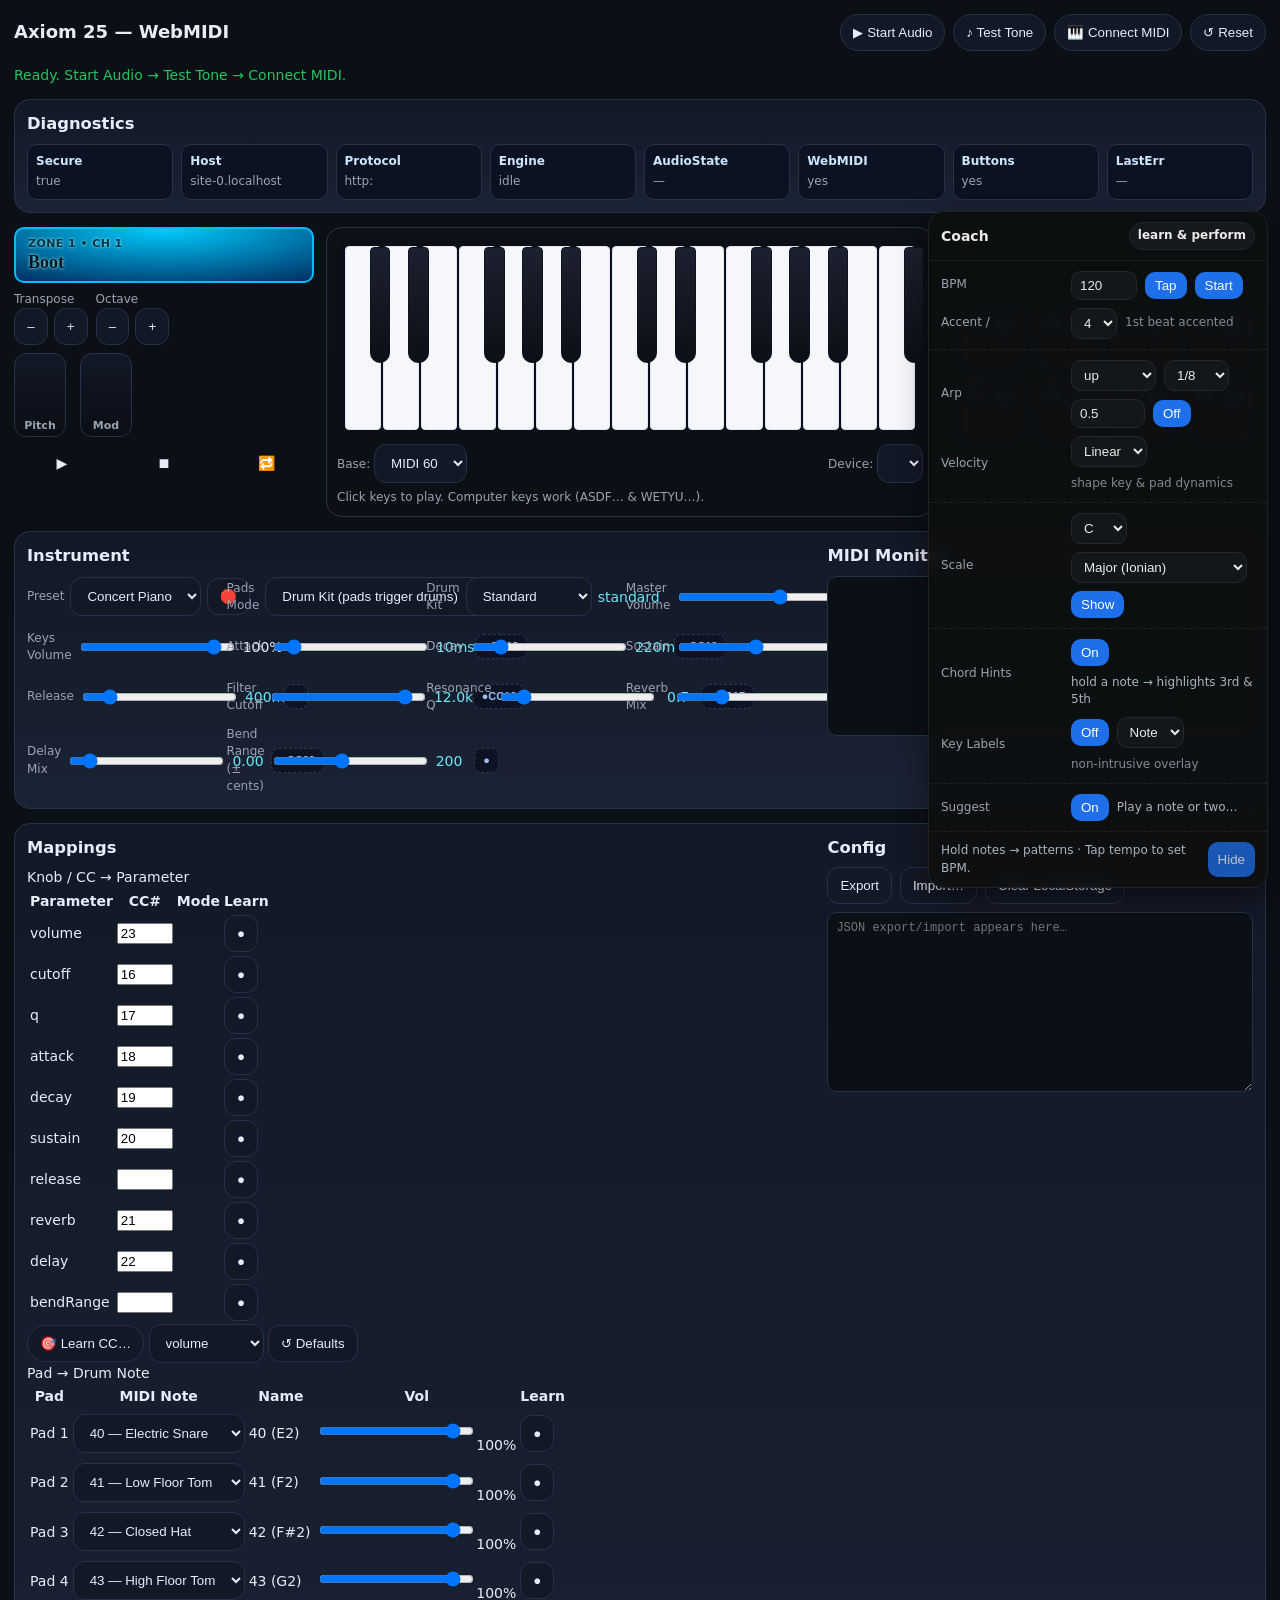
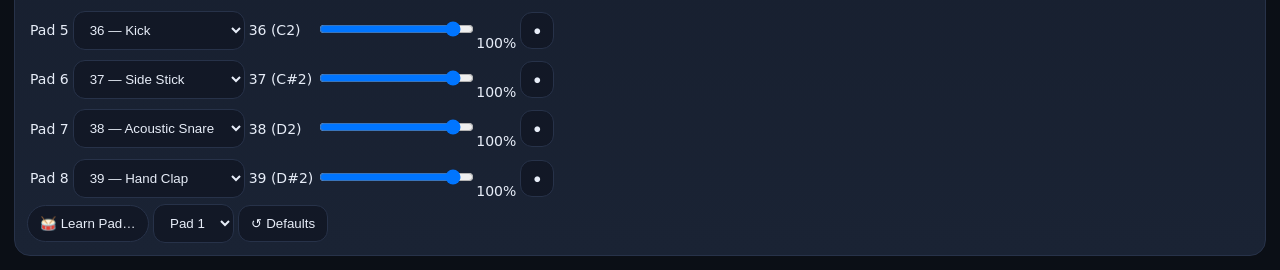
<file: index.html>
<!DOCTYPE html>
<html lang="en">
<head>
  <meta charset="utf-8" />
  <meta name="viewport" content="width=device-width, initial-scale=1" />
  <title>Axiom 25 — WebMIDI (v18)</title>
  <link rel="stylesheet" href="css/styles.css" />
</head>
<body>
  <div class="wrap">
    <div class="top">
      <div class="title">Axiom 25 — WebMIDI</div>
      <button id="startBtn" class="pill">▶ Start Audio</button>
      <button id="testBtn" class="pill">♪ Test Tone</button>
      <button id="midiBtn" class="pill">🎹 Connect MIDI</button>
      <button id="resetBtn" class="pill">↺ Reset</button>
    </div>

    <div id="status" class="status">Engine idle. Click Start Audio.</div>

    <div class="card">
      <h3 style="margin:0 0 8px">Diagnostics</h3>
      <div id="diag" class="diag"></div>
    </div>

    <div class="device">
      <div class="left">
        <div class="lcd" id="lcd"><small>ZONE 1 • CH 1</small>Boot</div>
        <div class="row">
          <div>
            <div class="status small">Transpose</div>
            <div class="rocker"><button id="tDown">–</button><button id="tUp">+</button></div>
          </div>
          <div>
            <div class="status small">Octave</div>
            <div class="rocker"><button id="oDown">–</button><button id="oUp">+</button></div>
          </div>
        </div>
        <div class="wheels">
          <div class="wheel"><div class="wlabel">Pitch</div></div>
          <div class="wheel"><div class="wlabel">Mod</div></div>
        </div>
        <div class="transport"><div class="tbtn" id="play">▶</div><div class="tbtn" id="stop">⏹</div><div class="tbtn" id="loop">🔁</div></div>
      </div>

      <div class="keysWrap">
        <div id="kb" class="kb"></div>
        <div class="legend"><span>Base: <select id="baseNote"></select></span><span>Device: <select id="midiIn"></select></span></div>
        <div class="legend">Click keys to play. Computer keys work (ASDF… & WETYU…).</div>
      </div>

      <div class="right">
        <div class="knobs" id="knobs"></div>
        <div class="padsWrap"><div class="pads" id="pads"></div></div>
      </div>
    </div>

    <div class="card twoCols">
      <div>
        <h3 style="margin:0 0 8px">Instrument</h3>
        <div class="controls">
          <div class="control"><label>Preset</label>
            <select id="preset"></select>
            <button id="panic">🛑</button>
          </div>
          <div class="control"><label>Pads Mode</label>
            <select id="padMode">
              <option value="drum">Drum Kit (pads trigger drums)</option>
              <option value="instrument">Instrument Notes (use preset)</option>
              <option value="off">Off (pads inactive)</option>
            </select>
            <div class="val" id="padModeVal"></div>
          </div>
          <div class="control" id="drumKitRow"><label>Drum Kit</label>
            <select id="drumKit">
              <option value="standard">Standard</option>
              <option value="808">808‑ish</option>
              <option value="electro">Electro/Noise</option>
              <option value="room">Roomy</option>
            </select>
            <div class="val" id="drumKitVal"></div>
          </div>
          <div class="control"><label>Master Volume</label><input id="volume" type="range" min="-36" max="6" step="1" value="-6"><div id="volumeVal" class="val">-6dB</div></div>
          <div class="control"><label>Attack</label><input id="attack" type="range" min="0" max="2000" step="10" value="20"><div id="attackVal" class="val">20ms</div></div>
          <div class="control"><label>Decay</label><input id="decay" type="range" min="0" max="3000" step="10" value="200"><div id="decayVal" class="val">200ms</div></div>
          <div class="control"><label>Sustain</label><input id="sustain" type="range" min="0" max="1" step="0.01" value="0.6"><div id="sustainVal" class="val">0.60</div></div>
          <div class="control"><label>Release</label><input id="release" type="range" min="10" max="6000" step="10" value="400"><div id="releaseVal" class="val">400ms</div></div>
          <div class="control"><label>Filter Cutoff</label><input id="cutoff" type="range" min="150" max="12000" step="1" value="4500"><div id="cutoffVal" class="val">4.5k</div></div>
          <div class="control"><label>Resonance Q</label><input id="q" type="range" min="0.2" max="18" step="0.1" value="0.8"><div id="qVal" class="val">0.8</div></div>
          <div class="control"><label>Reverb Mix</label><input id="reverb" type="range" min="0" max="1" step="0.01" value="0.25"><div id="reverbVal" class="val">0.25</div></div>
          <div class="control"><label>Delay Mix</label><input id="delay" type="range" min="0" max="1" step="0.01" value="0.12"><div id="delayVal" class="val">0.12</div></div>
          <div class="control"><label>Bend Range (± cents)</label><input id="bendRange" type="range" min="50" max="400" step="10" value="200"><div id="bendRangeVal" class="val">200</div></div>
        </div>
      </div>
      <div>
        <h3 style="margin:0 0 8px">MIDI Monitor</h3>
        <div id="log" class="log"></div>
      </div>
    </div>

    <div class="card twoCols">
      <div>
        <h3 style="margin:0 0 8px">Mappings</h3>
        <div id="mapUI">
          <div class="mapSection">
            <div class="mapTitle">Knob / CC → Parameter</div>
            <table class="mapTable" id="ccTable"></table>
            <div class="mapActions">
              <button id="ccLearnBtn" class="pill">🎯 Learn CC…</button>
              <select id="ccLearnParam"></select>
              <button id="ccReset" title="Reset to Axiom K1..K8 (16..23)">↺ Defaults</button>
            </div>
          </div>
          <div class="mapSection">
            <div class="mapTitle">Pad → Drum Note</div>
            <table class="mapTable" id="padTable"></table>
            <div class="mapActions">
              <button id="padLearnBtn" class="pill">🥁 Learn Pad…</button>
              <select id="padIndex"></select>
              <button id="padReset">↺ Defaults</button>
            </div>
          </div>
        </div>
      </div>
      <div>
        <h3 style="margin:0 0 8px">Config</h3>
        <div style="display:grid; gap:8px">
          <div style="display:flex;gap:8px;flex-wrap:wrap">
            <button id="exportBtn">Export</button>
            <button id="importBtn">Import…</button>
            <button id="clearBtn">Clear LocalStorage</button>
          </div>
          <textarea id="pastebox" class="log" style="height:180px" placeholder="JSON export/import appears here…"></textarea>
        </div>
      </div>
    </div>
  </div>

  <script type="module" src="src/app.js" defer></script>
</body>
</html>
</file>
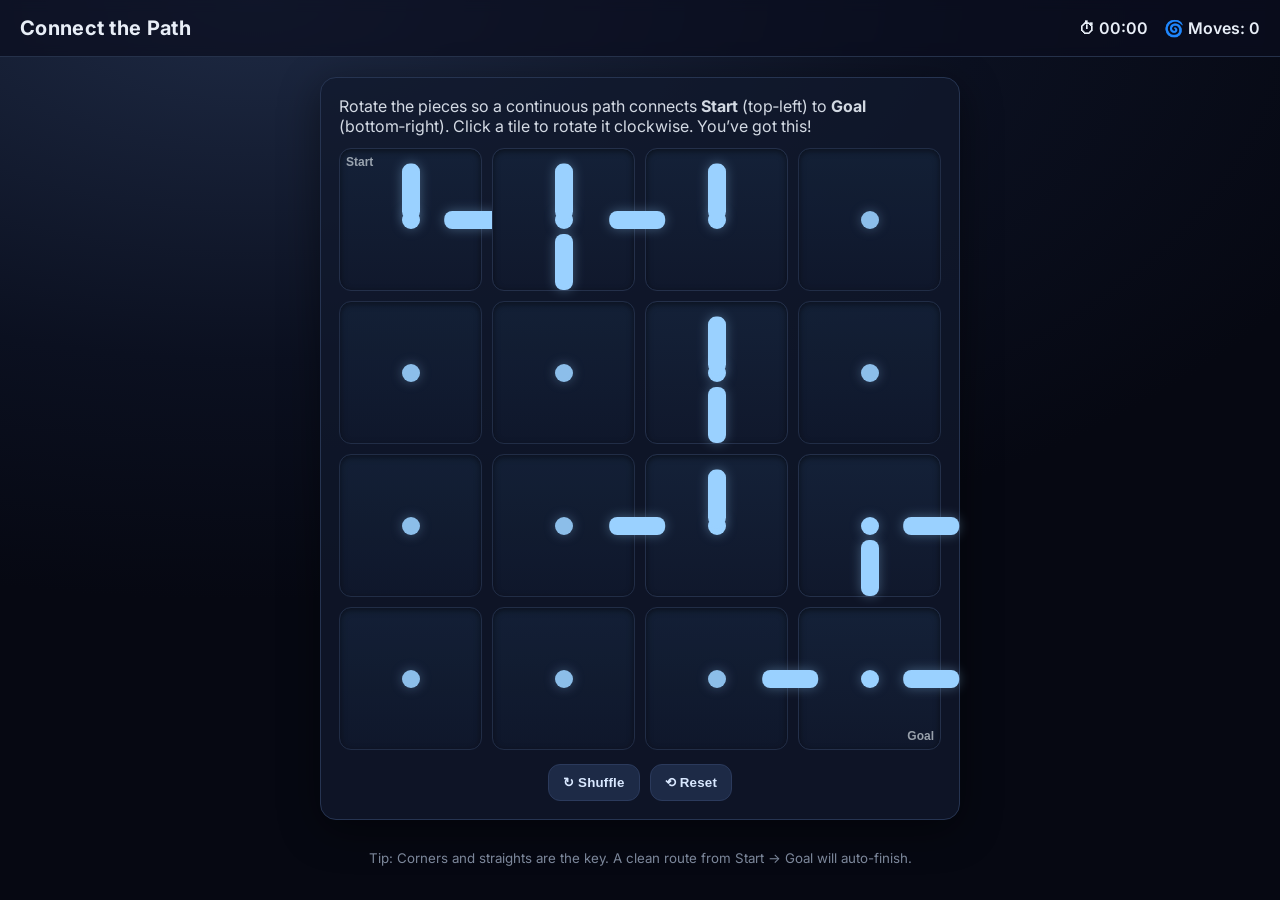
<file: aunty-puzzle/index.html>
<!DOCTYPE html>
<html lang="en">
<head>
  <meta charset="UTF-8" />
  <meta name="viewport" content="width=device-width, initial-scale=1.0"/>
  <title>Puzzle — Connect the Path</title>
  <link rel="preconnect" href="https://fonts.googleapis.com">
  <link rel="preconnect" href="https://fonts.gstatic.com" crossorigin>
  <link href="https://fonts.googleapis.com/css2?family=Inter:wght@400;600;800&display=swap" rel="stylesheet">
  <link rel="stylesheet" href="style.css"/>
</head>
<body>
  <header class="topbar">
    <h1>Connect the Path</h1>
    <div class="meta">
      <div>⏱ <span id="timer">00:00</span></div>
      <div>🌀 Moves: <span id="moves">0</span></div>
    </div>
  </header>

  <main class="wrap">
    <section class="panel">
      <p class="instructions">
        Rotate the pieces so a continuous path connects <strong>Start</strong> (top‑left) to <strong>Goal</strong> (bottom‑right).
        Click a tile to rotate it clockwise. You’ve got this!
      </p>

      <div id="grid" class="grid" role="grid" aria-label="Pipe rotation puzzle grid"></div>

      <div class="controls">
        <button id="shuffleBtn" class="btn">↻ Shuffle</button>
        <button id="resetBtn" class="btn">⟲ Reset</button>
      </div>
    </section>
  </main>

  <footer class="foot">
    <small>Tip: Corners and straights are the key. A clean route from Start → Goal will auto-finish.</small>
  </footer>

  <script src="game.js"></script>
</body>
</html>
</file>
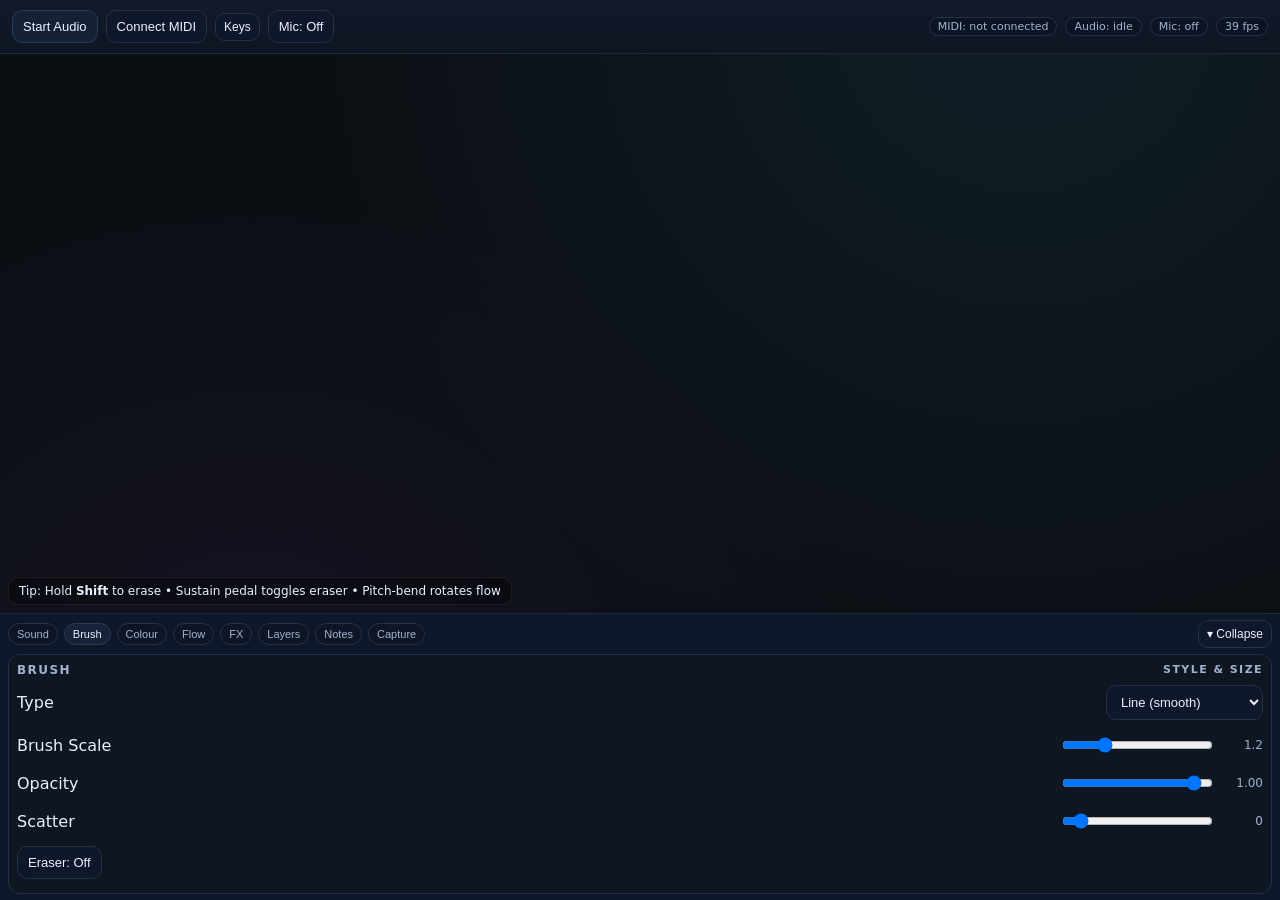
<file: music-painter/index.html>
<!doctype html>
<html lang="en">
<head>
  <meta charset="utf-8" />
  <meta name="viewport" content="width=device-width, initial-scale=1, maximum-scale=1, user-scalable=no" />
  <title>Music-Painter — MIDI + Keyboard</title>
  <link rel="stylesheet" href="css/app.css" />
</head>
<body>
  <div class="app">
    <!-- Top control bar -->
    <div class="topbar">
      <button id="btnStartAudio" class="primary" title="Required by browsers to start sound">Start Audio</button>
      <button id="btnConnectMIDI" title="Connect your MIDI keyboard">Connect MIDI</button>
      <button id="btnKeys" class="tiny" title="Show computer keyboard mapping">Keys</button>
      <!-- Replaced HARD PANIC with a Mic toggle button -->
      <button id="btnMicTop" title="Toggle the microphone (voice → paint)">Mic: Off</button>
      <span class="spacer"></span>
      <span class="pill" id="midiStatus">MIDI: not connected</span>
      <span class="pill" id="audioStatus">Audio: idle</span>
      <span class="pill off" id="micStatus">Mic: off</span>
      <span class="pill" id="fps">0 fps</span>
      <span class="pill" id="recBadge" style="display:none;background:#3c0b0b;border-color:#8a1e1e;color:#ffbdbd;">REC ●</span>
      <div id="keysPop" class="popover"></div>
    </div>

    <!-- Stage -->
    <div id="stageWrap">
      <canvas id="fxCanvas"></canvas>
      <footer class="tip">Tip: Hold <b>Shift</b> to erase • Sustain pedal toggles eraser • Pitch-bend rotates flow</footer>
    </div>

    <!-- Bottom dock (controls) -->
    <div class="dock" id="dock">
      <div class="tabs" id="tabs"></div>
      <div class="sections">
        <!-- Brush -->
        <div class="section" id="secBrush">
          <h2>Brush <span class="hint">Style & size</span></h2>
          <div class="row split"><label class="muted">Type</label>
            <select id="brushType">
              <option value="line" selected>Line (smooth)</option>
              <option value="particles">Particles (spray)</option>
              <option value="blocks">Blocks (square trail)</option>
              <option value="glow">Glow Ink (additive)</option>
            </select>
          </div>
          <div class="rangeRow">
            <label class="muted">Brush Scale</label>
            <input type="range" id="brushScale" min="0.2" max="5" step="0.1" value="1.2">
            <output class="value" id="brushScaleVal">1.2</output>
          </div>
          <div class="rangeRow">
            <label class="muted">Opacity</label>
            <input type="range" id="opacity" min="0.05" max="1" step="0.05" value="1">
            <output class="value" id="opacityVal">1.00</output>
          </div>
          <div class="rangeRow">
            <label class="muted">Scatter</label>
            <input type="range" id="scatter" min="0" max="60" step="1" value="0">
            <output class="value" id="scatterVal">0</output>
          </div>
          <div class="row">
            <button id="btnEraser">Eraser: Off</button>
          </div>
        </div>

        <!-- Colour -->
        <div class="section" id="secColour">
          <h2>Colour <span class="hint">Pick or auto-map</span></h2>
          <div class="row split">
            <label class="muted">Mode</label>
            <select id="colorMode">
              <option value="auto" selected>Auto (Pitch→Hue)</option>
              <option value="fixed">Fixed Colour</option>
              <option value="offset">Auto + Hue Offset</option>
              <option value="vel">Velocity → Hue Shift</option>
            </select>
          </div>
          <div class="row split">
            <label class="muted">Pick</label>
            <input id="colorPick" type="color" value="#7c3aed">
          </div>
          <div class="rangeRow">
            <label class="muted">Hue Offset</label>
            <input id="hueOffset" type="range" min="-180" max="180" step="1" value="0">
            <output class="value" id="hueOffsetVal">0</output>
          </div>
          <div class="rangeRow">
            <label class="muted">Saturation</label>
            <input id="sat" type="range" min="0" max="100" step="1" value="85">
            <output class="value" id="satVal">85</output>
          </div>
          <div class="rangeRow">
            <label class="muted">Lightness</label>
            <input id="light" type="range" min="0" max="100" step="1" value="60">
            <output class="value" id="lightVal">60</output>
          </div>
          <div class="row split">
            <label class="muted">Palette Preset</label>
            <select id="palette">
              <option value="none" selected>—</option>
              <option value="ocean">Ocean</option>
              <option value="sunset">Sunset</option>
              <option value="neon">Neon</option>
              <option value="mono">Monochrome</option>
            </select>
          </div>
        </div>

        <!-- Flow -->
        <div class="section" id="secFlow">
          <h2>Flow <span class="hint">How notes steer</span></h2>
          <div id="flowPop" class="popover small" style="display:none"></div>
          <div class="row"><button id="btnFlowHelp" class="tiny">Flow help</button></div>
          <div class="row split">
            <label class="muted">Mode</label>
            <select id="flowMode">
              <option value="balanced" selected>Balanced</option>
              <option value="harmonic">Harmonic</option>
              <option value="melodic">Melodic Memory</option>
            </select>
          </div>
          <div class="rangeRow">
            <label class="muted" title="Higher = smoother long arcs">Smoothness</label>
            <input id="flowSmooth" type="range" min="0" max="1" step="0.05" value="0.6">
            <output class="value" id="flowSmoothVal">0.60</output>
          </div>
          <div class="rangeRow">
            <label class="muted" title="Higher = less jitter for consonant chords">Consonance Bias</label>
            <input id="consBias" type="range" min="0" max="1" step="0.05" value="0.6">
            <output class="value" id="consBiasVal">0.60</output>
          </div>
          <div class="row"><button id="btnResetMem" class="tiny">Reset Melodic Memory</button></div>
        </div>

        <!-- FX -->
        <div class="section" id="secFX">
          <h2>FX <span class="hint">Fun extras</span></h2>
          <div class="rangeRow">
            <label class="muted">Symmetry</label>
            <input id="symmetry" type="range" min="1" max="8" step="1" value="1">
            <output class="value" id="symmetryVal">1</output>
          </div>
          <div class="rangeRow">
            <label class="muted">Center Gravity</label>
            <input id="gravity" type="range" min="0" max="1" step="0.01" value="0">
            <output class="value" id="gravityVal">0.00</output>
          </div>
          <div class="rangeRow">
            <label class="muted">Idle Fade</label>
            <input id="silenceFade" type="range" min="0" max="0.05" step="0.002" value="0">
            <output class="value" id="silenceFadeVal">0.000</output>
          </div>
        </div>

        <!-- Layers -->
        <div class="section" id="secLayers">
          <h2>Canvas & Layers <span class="hint">Manage paint surfaces</span></h2>
          <div class="row">
            <button id="btnAddLayer" class="good">+ Layer</button>
            <button id="btnDeleteLayer" class="danger">− Layer</button>
            <button id="btnClearLayer" class="warn">Clear</button>
            <button id="btnSavePNG">Save PNG</button>
          </div>
          <div class="row split"><label class="muted">Active Layer</label><select id="layerSelect"></select></div>
          <div class="rangeRow">
            <label class="muted">Layer Opacity</label>
            <input id="layerOpacity" type="range" min="0.05" max="1" step="0.05" value="1">
            <output class="value" id="layerOpacityVal">1.00</output>
          </div>
          <div class="row split">
            <label class="muted">Blend</label>
            <select id="blend">
              <option value="source-over" selected>Normal</option>
              <option value="lighter">Lighter</option>
              <option value="screen">Screen</option>
              <option value="multiply">Multiply</option>
              <option value="overlay">Overlay</option>
              <option value="color-dodge">Color Dodge</option>
            </select>
          </div>
          <div class="rangeRow">
            <label class="muted">Trail Fade</label>
            <input id="trail" type="range" min="0" max="0.2" step="0.005" value="0">
            <output class="value" id="trailVal">0.00</output>
          </div>
        </div>

        <!-- Notes -->
        <div class="section" id="secNotes">
          <h2>Notes <span class="hint">Active MIDI</span></h2>
          <div class="list" id="noteList"></div>
          <p class="muted" style="margin-top:8px">Pitch→hue (or fixed), velocity→thickness, aftertouch→thickness; CC74→scatter; mod-wheel→opacity.</p>
        </div>

        <!-- Capture -->
        <div class="section" id="secCapture">
          <h2>Capture <span class="hint">Record video</span></h2>
          <div class="row">
            <button id="btnRecord" class="primary">Record</button>
            <button id="btnStopRec" class="warn">Stop</button>
            <button id="btnScreenshot">Screenshot PNG</button>
          </div>
        </div>
      </div>
    </div>
  </div>

  <!-- Scripts (load order matters) -->
  <script src="js/core.js"></script>
  <script src="js/audio.js"></script>
  <script src="js/engine.js"></script>
  <script src="js/draw.js"></script>
  <script src="js/midi.js"></script>
  <script src="js/mic.js"></script>
  <script src="js/ui.js"></script>
  <script src="js/mobile.js"></script>
  <script src="js/capture.js"></script>
  <script src="js/main.js"></script>
</body>
</html>
</file>
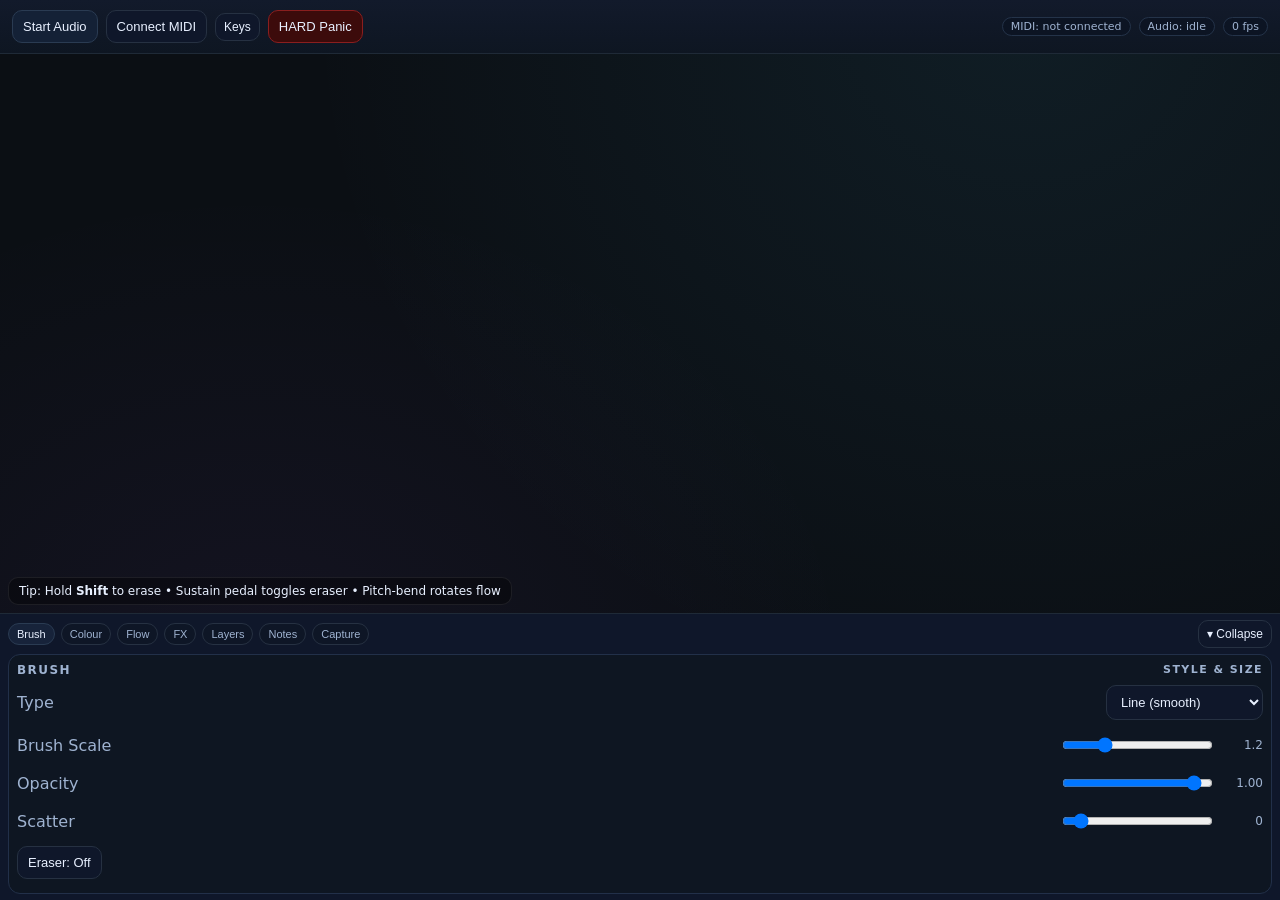
<file: Painter/index.html>
<!doctype html>
<html lang="en">
<head>
  <meta charset="utf-8" />
  <meta name="viewport" content="width=device-width, initial-scale=1" />
  <title>Music-Painter — MIDI + Keyboard</title>
  <style>
    :root{
      --bg:#0b0f14; --panel:#0f172a; --panelEdge:#1f2a37; --text:#e8f0ff; --muted:#9fb3d1;
      --accent:#4cc9f0; --good:#22c55e; --warn:#f59e0b; --danger:#ef4444;
    }
    *{box-sizing:border-box}
    html,body{height:100%;margin:0;background:var(--bg);color:var(--text);
      font-family:ui-sans-serif,system-ui,-apple-system,Segoe UI,Roboto,Helvetica,Arial}
    .app{display:grid;grid-template-rows:auto 1fr auto;height:100%}

    .topbar{position:relative;display:flex;align-items:center;gap:8px;
      padding:10px 12px;background:linear-gradient(180deg,#121a2b,#0e1622);
      border-bottom:1px solid var(--panelEdge)}
    .topbar .spacer{flex:1}

    #stageWrap{position:relative;overflow:hidden;
      background:radial-gradient(1200px 1200px at 80% -10%, rgba(76,201,240,.08), transparent 60%),
                 radial-gradient(1000px 800px at 20% 110%, rgba(168,85,247,.06), transparent 60%)}
    .layerCanvas{position:absolute;inset:0;display:block;width:100%;height:100%}
    #fxCanvas{position:absolute;inset:0;display:block;width:100%;height:100%;pointer-events:none;z-index:10}
    footer.tip{position:absolute;bottom:8px;left:8px;background:rgba(0,0,0,.35);
      border:1px solid rgba(255,255,255,.08);padding:6px 10px;border-radius:10px;font-size:12px;pointer-events:none}

    .dock{background:var(--panel);border-top:1px solid var(--panelEdge);padding:6px 8px}
    .tabs{display:flex;align-items:center;gap:6px;margin-bottom:6px;flex-wrap:wrap}
    .tabs .spacer{flex:1}
    .tab{padding:4px 8px;border-radius:999px;border:1px solid #263142;background:#0e1626;
      color:var(--muted);cursor:pointer;font-size:11px}
    .tab.active{background:#17233a;color:var(--text);border-color:#2a3b52}
    .sections{display:block}
    .section{display:none;background:#0e1622;border:1px solid #223049;border-radius:12px;padding:8px;min-width:260px;position:relative}
    .section.active{display:block}
    .section h2{font-size:12px;font-weight:800;margin:0 0 8px;color:var(--muted);text-transform:uppercase;letter-spacing:.12em;display:flex;justify-content:space-between}
    .section h2 .hint{font-weight:600;color:#9fb3d1;font-size:11px}
    .row{display:flex;gap:8px;align-items:center;flex-wrap:wrap;margin:6px 0}
    .rangeRow{display:grid;grid-template-columns:1fr auto 40px;gap:8px;align-items:center}
    .split{display:grid;grid-template-columns:1fr auto;align-items:center;gap:8px}
    .pill{font-size:11px;padding:2px 8px;border-radius:999px;background:#0c1423;border:1px solid #243349;color:var(--muted)}
    .muted{color:var(--muted)}

    button,select,input[type="range"],input[type="number"],input[type="color"]{
      background:#0f172a;color:var(--text);border:1px solid #263142;border-radius:10px;padding:8px 10px;font-size:13px}
    button{cursor:pointer}
    button.primary{background:#142136;border-color:#2a3b52}
    button.good{border-color:#1e8a46;background:#09361c}
    button.warn{border-color:#8a6a1e;background:#3c2c09}
    button.danger{border-color:#8a1e1e;background:#3c0b0b}
    button.tiny{padding:6px 8px;font-size:12px}
    .value{font-size:12px;color:var(--muted);width:40px;text-align:right}

    /* popovers */
    .popover{position:absolute;top:100%;left:12px;margin-top:6px;background:#0e1626;border:1px solid #263142;border-radius:8px;
      padding:8px 10px;font-size:12px;color:var(--muted);z-index:9999;box-shadow:0 10px 30px rgba(0,0,0,.35);max-width:520px;display:none}
    .popover.small{max-width:360px}
    .popover .kbd{font-family:ui-monospace,SFMono-Regular,Menlo,monospace;background:#0c1423;padding:2px 6px;border-radius:6px;border:1px solid #243349;color:var(--text)}

    /* keyboard layout popover */
    .keys-grid{display:inline-block;padding:6px}
    .kb-row{display:flex;gap:6px;margin:4px 0}
    .keycap{min-width:28px;padding:6px 8px;border-radius:6px;background:#0c1423;border:1px solid #243349;text-align:center;line-height:1}
    .keycap .label{font-weight:700;font-size:12px;color:var(--text)}
    .keycap .note{display:block;font-size:11px;color:#9fb3d1;margin-top:2px}
    .keycap.mapped{background:#17233a;border-color:#2a3b52}
    .keycap.sharp .note{color:#ffd166}
  </style>
</head>
<body>
  <div class="app">
    <!-- Top control bar -->
    <div class="topbar">
      <button id="btnStartAudio" class="primary" title="Required by browsers to start sound">Start Audio</button>
      <button id="btnConnectMIDI" title="Connect your MIDI keyboard">Connect MIDI</button>
      <button id="btnKeys" class="tiny" title="Show computer keyboard mapping">Keys</button>
      <button id="btnPanic" class="danger" title="Silence everything and reset audio">HARD Panic</button>
      <span class="spacer"></span>
      <span class="pill" id="midiStatus">MIDI: not connected</span>
      <span class="pill" id="audioStatus">Audio: idle</span>
      <span class="pill" id="fps">0 fps</span>
      <span class="pill" id="recBadge" style="display:none;background:#3c0b0b;border-color:#8a1e1e;color:#ffbdbd;">REC ●</span>
      <div id="keysPop" class="popover"></div>
    </div>

    <!-- Stage -->
    <div id="stageWrap">
      <canvas id="fxCanvas"></canvas>
      <footer class="tip">Tip: Hold <b>Shift</b> to erase • Sustain pedal toggles eraser • Pitch-bend rotates flow</footer>
    </div>

    <!-- Bottom dock (controls) -->
    <div class="dock" id="dock">
      <div class="tabs" id="tabs"></div>
      <div class="sections">
        <div class="section" id="secBrush">
          <h2>Brush <span class="hint">Style & size</span></h2>
          <div class="row split"><label class="muted">Type</label>
            <select id="brushType">
              <option value="line" selected>Line (smooth)</option>
              <option value="particles">Particles (spray)</option>
              <option value="blocks">Blocks (square trail)</option>
              <option value="glow">Glow Ink (additive)</option>
            </select>
          </div>
          <div class="rangeRow">
            <label class="muted">Brush Scale</label>
            <input type="range" id="brushScale" min="0.2" max="5" step="0.1" value="1.2">
            <output class="value" id="brushScaleVal">1.2</output>
          </div>
          <div class="rangeRow">
            <label class="muted">Opacity</label>
            <input type="range" id="opacity" min="0.05" max="1" step="0.05" value="1">
            <output class="value" id="opacityVal">1.00</output>
          </div>
          <div class="rangeRow">
            <label class="muted">Scatter</label>
            <input type="range" id="scatter" min="0" max="60" step="1" value="0">
            <output class="value" id="scatterVal">0</output>
          </div>
          <div class="row">
            <button id="btnEraser">Eraser: Off</button>
          </div>
        </div>

        <div class="section" id="secColour">
          <h2>Colour <span class="hint">Pick or auto-map</span></h2>
          <div class="row split">
            <label class="muted">Mode</label>
            <select id="colorMode">
              <option value="auto" selected>Auto (Pitch→Hue)</option>
              <option value="fixed">Fixed Colour</option>
              <option value="offset">Auto + Hue Offset</option>
              <option value="vel">Velocity → Hue Shift</option>
            </select>
          </div>
          <div class="row split">
            <label class="muted">Pick</label>
            <input id="colorPick" type="color" value="#7c3aed">
          </div>
          <div class="rangeRow">
            <label class="muted">Hue Offset</label>
            <input id="hueOffset" type="range" min="-180" max="180" step="1" value="0">
            <output class="value" id="hueOffsetVal">0</output>
          </div>
          <div class="rangeRow">
            <label class="muted">Saturation</label>
            <input id="sat" type="range" min="0" max="100" step="1" value="85">
            <output class="value" id="satVal">85</output>
          </div>
          <div class="rangeRow">
            <label class="muted">Lightness</label>
            <input id="light" type="range" min="0" max="100" step="1" value="60">
            <output class="value" id="lightVal">60</output>
          </div>
          <div class="row split">
            <label class="muted">Palette Preset</label>
            <select id="palette">
              <option value="none" selected>—</option>
              <option value="ocean">Ocean</option>
              <option value="sunset">Sunset</option>
              <option value="neon">Neon</option>
              <option value="mono">Monochrome</option>
            </select>
          </div>
        </div>

        <div class="section" id="secFlow">
          <h2>Flow <span class="hint">How notes steer</span></h2>
          <div id="flowPop" class="popover small" style="display:none"></div>
          <div class="row"><button id="btnFlowHelp" class="tiny">Flow help</button></div>
          <div class="row split">
            <label class="muted">Mode</label>
            <select id="flowMode">
              <option value="balanced" selected>Balanced</option>
              <option value="harmonic">Harmonic</option>
              <option value="melodic">Melodic Memory</option>
            </select>
          </div>
          <div class="rangeRow">
            <label class="muted" title="Higher = smoother long arcs">Smoothness</label>
            <input id="flowSmooth" type="range" min="0" max="1" step="0.05" value="0.6">
            <output class="value" id="flowSmoothVal">0.60</output>
          </div>
          <div class="rangeRow">
            <label class="muted" title="Higher = less jitter for consonant chords">Consonance Bias</label>
            <input id="consBias" type="range" min="0" max="1" step="0.05" value="0.6">
            <output class="value" id="consBiasVal">0.60</output>
          </div>
          <div class="row"><button id="btnResetMem" class="tiny">Reset Melodic Memory</button></div>
        </div>

        <div class="section" id="secFX">
          <h2>FX <span class="hint">Fun extras</span></h2>
          <div class="rangeRow">
            <label class="muted">Symmetry</label>
            <input id="symmetry" type="range" min="1" max="8" step="1" value="1">
            <output class="value" id="symmetryVal">1</output>
          </div>
          <div class="rangeRow">
            <label class="muted">Center Gravity</label>
            <input id="gravity" type="range" min="0" max="1" step="0.01" value="0">
            <output class="value" id="gravityVal">0.00</output>
          </div>
          <div class="rangeRow">
            <label class="muted">Idle Fade</label>
            <input id="silenceFade" type="range" min="0" max="0.05" step="0.002" value="0">
            <output class="value" id="silenceFadeVal">0.000</output>
          </div>
        </div>

        <div class="section" id="secLayers">
          <h2>Canvas & Layers <span class="hint">Manage paint surfaces</span></h2>
          <div class="row">
            <button id="btnAddLayer" class="good">+ Layer</button>
            <button id="btnDeleteLayer" class="danger">− Layer</button>
            <button id="btnClearLayer" class="warn">Clear</button>
            <button id="btnSavePNG">Save PNG</button>
          </div>
          <div class="row split"><label class="muted">Active Layer</label><select id="layerSelect"></select></div>
          <div class="rangeRow">
            <label class="muted">Layer Opacity</label>
            <input id="layerOpacity" type="range" min="0.05" max="1" step="0.05" value="1">
            <output class="value" id="layerOpacityVal">1.00</output>
          </div>
          <div class="row split">
            <label class="muted">Blend</label>
            <select id="blend">
              <option value="source-over" selected>Normal</option>
              <option value="lighter">Lighter</option>
              <option value="screen">Screen</option>
              <option value="multiply">Multiply</option>
              <option value="overlay">Overlay</option>
              <option value="color-dodge">Color Dodge</option>
            </select>
          </div>
          <div class="rangeRow">
            <label class="muted">Trail Fade</label>
            <input id="trail" type="range" min="0" max="0.2" step="0.005" value="0">
            <output class="value" id="trailVal">0.00</output>
          </div>
        </div>

        <div class="section" id="secNotes">
          <h2>Notes <span class="hint">Active MIDI</span></h2>
          <div class="list" id="noteList"></div>
          <p class="muted" style="margin-top:8px">Pitch→hue (or fixed), velocity→thickness, aftertouch→thickness; CC74→scatter; mod-wheel→opacity.</p>
        </div>

        <div class="section" id="secCapture">
          <h2>Capture <span class="hint">Record video</span></h2>
          <div class="row">
            <button id="btnRecord" class="primary">Record</button>
            <button id="btnStopRec" class="warn">Stop</button>
            <button id="btnScreenshot">Screenshot PNG</button>
          </div>
        </div>
      </div>
    </div>
  </div>
<!-- ----- end 1----- -->
<!-- ----- start 2 ----- -->
<script>
(() => {
  // ===== DOM =====
  const stageWrap = document.getElementById('stageWrap');
  const fxCanvas = document.getElementById('fxCanvas');
  const fxCtx = fxCanvas.getContext('2d');

  // base frozen canvas so earlier work isn’t affected by later fade settings
  const baseCanvas = document.createElement('canvas');
  baseCanvas.className = 'layerCanvas';
  baseCanvas.style.zIndex = 0;
  stageWrap.prepend(baseCanvas);
  const baseCtx = baseCanvas.getContext('2d');

  function resizeBase(){
    const dpr = Math.max(1, window.devicePixelRatio||1);
    const rect = stageWrap.getBoundingClientRect();
    const prev = document.createElement('canvas');
    prev.width = baseCanvas.width; prev.height = baseCanvas.height;
    prev.getContext('2d').drawImage(baseCanvas,0,0);
    baseCanvas.width = Math.floor(rect.width*dpr);
    baseCanvas.height = Math.floor(rect.height*dpr);
    baseCanvas.style.width = rect.width+'px';
    baseCanvas.style.height = rect.height+'px';
    baseCtx.setTransform(dpr,0,0,dpr,0,0);
    try{ baseCtx.drawImage(prev,0,0,prev.width,prev.height, 0,0, baseCanvas.width, baseCanvas.height); }catch{}
  }
  function resizeFx(){
    const dpr = Math.max(1, window.devicePixelRatio||1);
    const rect = stageWrap.getBoundingClientRect();
    fxCanvas.width = Math.floor(rect.width*dpr);
    fxCanvas.height = Math.floor(rect.height*dpr);
    fxCanvas.style.width = rect.width+'px';
    fxCanvas.style.height = rect.height+'px';
    fxCtx.setTransform(dpr,0,0,dpr,0,0);
  }

  const tabsEl = document.getElementById('tabs');
  const dockEl = document.getElementById('dock');
  const midiStatus = document.getElementById('midiStatus');
  const audioStatus = document.getElementById('audioStatus');
  const fpsEl = document.getElementById('fps');
  const btnStartAudio = document.getElementById('btnStartAudio');
  const btnConnectMIDI = document.getElementById('btnConnectMIDI');
  const btnKeys = document.getElementById('btnKeys');
  const keysPop = document.getElementById('keysPop');
  const recBadge = document.getElementById('recBadge');
  const btnRecord = document.getElementById('btnRecord');
  const btnStopRec = document.getElementById('btnStopRec');
  const btnFlowHelp = document.getElementById('btnFlowHelp');
  const flowPop = document.getElementById('flowPop');
  const btnPanic = document.getElementById('btnPanic');

  // hidden select to keep track of chosen MIDI input
  const midiInputsSel = (()=>{ const s=document.createElement('select'); s.style.display='none'; document.body.appendChild(s); return s; })();

  // ===== Controls =====
  const btnAddLayer = document.getElementById('btnAddLayer');
  const btnDeleteLayer = document.getElementById('btnDeleteLayer');
  const btnClearLayer = document.getElementById('btnClearLayer');
  const layerSelect = document.getElementById('layerSelect');
  const layerOpacity = document.getElementById('layerOpacity');
  const layerOpacityVal = document.getElementById('layerOpacityVal');
  const blendSel = document.getElementById('blend');
  const trailRange = document.getElementById('trail');
  const trailVal = document.getElementById('trailVal');
  const btnSavePNG = document.getElementById('btnSavePNG');

  const brushScale = document.getElementById('brushScale');
  const brushScaleVal = document.getElementById('brushScaleVal');
  const opacityRange = document.getElementById('opacity');
  const opacityVal = document.getElementById('opacityVal');
  const scatterRange = document.getElementById('scatter');
  const scatterVal = document.getElementById('scatterVal');
  const brushTypeSel = document.getElementById('brushType');

  const colorModeSel = document.getElementById('colorMode');
  const colorPick = document.getElementById('colorPick');
  const hueOffset = document.getElementById('hueOffset');
  const hueOffsetVal = document.getElementById('hueOffsetVal');
  const satRange = document.getElementById('sat');
  const satVal = document.getElementById('satVal');
  const lightRange = document.getElementById('light');
  const lightVal = document.getElementById('lightVal');
  const paletteSel = document.getElementById('palette');
  const btnEraser = document.getElementById('btnEraser');

  const noteList = document.getElementById('noteList');
  const flowModeSel = document.getElementById('flowMode');
  const flowSmooth = document.getElementById('flowSmooth');
  const flowSmoothVal = document.getElementById('flowSmoothVal');
  const consBias = document.getElementById('consBias');
  const consBiasVal = document.getElementById('consBiasVal');
  const btnResetMem = document.getElementById('btnResetMem');
  const symmetry = document.getElementById('symmetry');
  const symmetryVal = document.getElementById('symmetryVal');
  const gravity = document.getElementById('gravity');
  const gravityVal = document.getElementById('gravityVal');
  const silenceFade = document.getElementById('silenceFade');
  const silenceFadeVal = document.getElementById('silenceFadeVal');

  // ===== Tabs =====
  const sections = [
    {id:'secBrush', label:'Brush'},
    {id:'secColour', label:'Colour'},
    {id:'secFlow', label:'Flow'},
    {id:'secFX', label:'FX'},
    {id:'secLayers', label:'Layers'},
    {id:'secNotes', label:'Notes'},
    {id:'secCapture', label:'Capture'},
  ];
  function activateSection(id, btn){
    document.querySelectorAll('.sections .section').forEach(s=>s.classList.remove('active'));
    tabsEl.querySelectorAll('.tab').forEach(t=>t.classList.remove('active'));
    const el = document.getElementById(id);
    if (el) el.classList.add('active');
    if (btn) btn.classList.add('active');
  }
  sections.forEach(({id,label})=>{
    const b=document.createElement('button'); b.className='tab'; b.textContent=label;
    b.addEventListener('click',()=>activateSection(id,b)); tabsEl.appendChild(b);
  });
  const spacer=document.createElement('div'); spacer.className='spacer'; tabsEl.appendChild(spacer);
  const btnToggleDock=document.createElement('button'); btnToggleDock.className='tiny'; btnToggleDock.textContent='▾ Collapse';
  btnToggleDock.addEventListener('click',()=>{ dockEl.classList.toggle('collapsed'); btnToggleDock.textContent = dockEl.classList.contains('collapsed')?'▴ Expand':'▾ Collapse'; });
  tabsEl.appendChild(btnToggleDock);
  activateSection('secBrush', tabsEl.querySelectorAll('.tab')[0]);

  // live labels
  function bindRange(range, out, fmt=(v)=>v){ const update=()=>out.textContent=fmt(range.value); range.addEventListener('input',update); update(); }
  bindRange(layerOpacity, layerOpacityVal, v=>Number(v).toFixed(2));
  bindRange(trailRange, trailVal, v=>Number(v).toFixed(3));
  bindRange(brushScale, brushScaleVal, v=>Number(v).toFixed(1));
  bindRange(opacityRange, opacityVal, v=>Number(v).toFixed(2));
  bindRange(scatterRange, scatterVal, v=>String(Math.round(Number(v))));
  bindRange(hueOffset, hueOffsetVal, v=>String(Math.round(Number(v))));
  bindRange(satRange, satVal, v=>String(Math.round(Number(v))));
  bindRange(lightRange, lightVal, v=>String(Math.round(Number(v))));
  bindRange(flowSmooth, flowSmoothVal, v=>Number(v).toFixed(2));
  bindRange(consBias, consBiasVal, v=>Number(v).toFixed(2));
  bindRange(symmetry, symmetryVal, v=>String(Math.round(Number(v))));
  bindRange(gravity, gravityVal, v=>Number(v).toFixed(2));
  bindRange(silenceFade, silenceFadeVal, v=>Number(v).toFixed(3));

  // freeze old art when fade settings change
  trailRange.addEventListener('change', freezeArtwork);
  silenceFade.addEventListener('change', freezeArtwork);
  let lastTrail=parseFloat(trailRange.value), lastSilence=parseFloat(silenceFade.value);
  trailRange.addEventListener('input',()=>{ const v=parseFloat(trailRange.value); if(v!==lastTrail){ freezeArtwork(); lastTrail=v; }});
  silenceFade.addEventListener('input',()=>{ const v=parseFloat(silenceFade.value); if(v!==lastSilence){ freezeArtwork(); lastSilence=v; }});
  if (btnStopRec) btnStopRec.disabled=true;

  // ===== Audio =====
  let audioCtx=null, closedByPanic=false;
  const masterGain = { node:null, level:0.22 };
  let analyser=null, fft=null;

  function ensureAudio(){
    if (!audioCtx || closedByPanic){
      const AC = window.AudioContext || window.webkitAudioContext;
      if (!AC){ alert('WebAudio not supported in this browser.'); return; }
      audioCtx = new AC();
      masterGain.node = audioCtx.createGain();
      masterGain.node.gain.value = masterGain.level;
      analyser = audioCtx.createAnalyser();
      analyser.fftSize = 1024;
      fft = new Uint8Array(analyser.frequencyBinCount);
      masterGain.node.connect(analyser);
      analyser.connect(audioCtx.destination);
      audioCtx.onstatechange = () => audioStatus.textContent = 'Audio: ' + audioCtx.state;
      closedByPanic = false;
    }
    audioStatus.textContent = 'Audio: ' + audioCtx.state;
  }

  btnStartAudio.addEventListener('click', async () => {
    ensureAudio();
    if (audioCtx && audioCtx.state !== 'running'){
      try { await audioCtx.resume(); audioStatus.textContent = 'Audio: running'; }
      catch(err){ alert('Could not start audio: ' + err.message); }
    }
  });

  // ===== Drum synths & FX (same as last working drop) =====
  function envGain(t0,a=0.001,d=0.15){ const g=audioCtx.createGain(); g.gain.setValueAtTime(0.0001,t0); g.gain.exponentialRampToValueAtTime(1.0,t0+a); g.gain.exponentialRampToValueAtTime(0.0001,t0+a+d); return g; }
  function mkNoiseBuffer(){ const len=audioCtx.sampleRate*2; const buf=audioCtx.createBuffer(1,len,audioCtx.sampleRate); const d=buf.getChannelData(0); for(let i=0;i<len;i++) d[i]=Math.random()*2-1; return buf; }
  let noiseBuf=null; const getNoise=()=> noiseBuf || (noiseBuf=mkNoiseBuffer());
  function playKick(v=100){ ensureAudio(); const t=audioCtx.currentTime, vel=v/127; const osc=audioCtx.createOscillator(); osc.type='sine'; const g=audioCtx.createGain(); g.gain.setValueAtTime(0.0001,t); osc.frequency.setValueAtTime(120+60*vel,t); osc.frequency.exponentialRampToValueAtTime(50,t+0.18); g.gain.exponentialRampToValueAtTime(1.2*vel,t+0.008); g.gain.exponentialRampToValueAtTime(0.0001,t+0.22); osc.connect(g).connect(masterGain.node); osc.start(t); osc.stop(t+0.25); }
  function playSnare(v=100){ ensureAudio(); const t=audioCtx.currentTime, vel=v/127; const n=audioCtx.createBufferSource(); n.buffer=getNoise(); const b=audioCtx.createBiquadFilter(); b.type='bandpass'; b.frequency.value=1800; b.Q.value=0.8; const hg=envGain(t,0.001,0.18); hg.gain.value=0.5+vel*0.8; n.connect(b).connect(hg).connect(masterGain.node); const tone=audioCtx.createOscillator(); tone.type='triangle'; tone.frequency.setValueAtTime(190,t); tone.frequency.exponentialRampToValueAtTime(150,t+0.1); const tg=envGain(t,0.001,0.11); tg.gain.value=0.2+vel*0.5; tone.connect(tg).connect(masterGain.node); n.start(t); n.stop(t+0.22); tone.start(t); tone.stop(t+0.16); }
  function playHat(v=100,open=false){ ensureAudio(); const t=audioCtx.currentTime, vel=v/127; const n=audioCtx.createBufferSource(); n.buffer=getNoise(); const h=audioCtx.createBiquadFilter(); h.type='highpass'; h.frequency.value=6000; h.Q.value=0.7; const dur=open?0.5:0.07; const g=envGain(t,0.0005,dur); g.gain.value=(open?0.35:0.25)+vel*0.4; n.connect(h).connect(g).connect(masterGain.node); n.start(t); n.stop(t+dur+0.05); }
  function playTom(v=100,p='low'){ ensureAudio(); const t=audioCtx.currentTime, vel=v/127; const o=audioCtx.createOscillator(); o.type='sine'; const g=envGain(t,0.001,0.25); g.gain.value=0.9*vel; const s=p==='low'?180:p==='mid'?220:260; const e=p==='low'?110:p==='mid'?160:200; o.frequency.setValueAtTime(s,t); o.frequency.exponentialRampToValueAtTime(e,t+0.25); o.connect(g).connect(masterGain.node); o.start(t); o.stop(t+0.3); }
  function playClap(v=100){ ensureAudio(); const t=audioCtx.currentTime, vel=v/127; for(let i=0;i<3;i++){ const n=audioCtx.createBufferSource(); n.buffer=getNoise(); const b=audioCtx.createBiquadFilter(); b.type='bandpass'; b.frequency.value=1600; b.Q.value=0.8; const g=envGain(t+i*0.01,0.0005,0.12); g.gain.value=0.5+vel*0.6; n.connect(b).connect(g).connect(masterGain.node); n.start(t+i*0.01); n.stop(t+0.2);} }

  // FX & lasting influence
  const effects=[]; const drumInfluence={scatter:0,spin:0,center:0,ybias:0};
  const addInfluence=(k,amt)=> drumInfluence[k]=Math.min(1000, drumInfluence[k]+amt);
  function fxKick(x,y,v){ effects.push({type:'ring',x,y,r:8,a:0.9*(v/127),grow:2.8,fade:0.015}); addInfluence('scatter',8*(v/127)); addInfluence('center',0.08*(v/127)); }
  function fxSnare(x,y,v){ const n=24; for(let i=0;i<n;i++){ const ang=(i/n)*Math.PI*2; const sp=2+Math.random()*3; effects.push({type:'spark',x,y,vx:Math.cos(ang)*sp,vy:Math.sin(ang)*sp,life:0.4,a:0.9*(v/127)});} addInfluence('scatter',14*(v/127)); addInfluence('spin',0.12*(v/127)); }
  function fxHat(x,y,v,open){ const n=open?20:10; for(let i=0;i<n;i++){ const ang=Math.random()*Math.PI*2; const sp=open?(2+Math.random()*2):(1+Math.random()*1.5); effects.push({type:'glint',x,y,vx:Math.cos(ang)*sp,vy:Math.sin(ang)*sp,life:open?0.35:0.12,a:0.7*(v/127)});} addInfluence('scatter',(open?6:8)*(v/127)); }
  function fxTom(x,y,v,which){ effects.push({type:'swoop',x,y,t:0,a:0.8*(v/127)}); addInfluence('ybias', (which==='hi'?-0.12:0.12)*(v/127)); addInfluence('spin',0.06*(v/127)); }
  function fxClap(x,y,v){ effects.push({type:'splash',x,y,r:10,a:0.7*(v/127),grow:3.0,fade:0.008}); addInfluence('scatter',10*(v/127)); }
  function drawEffects(dt){
    fxCtx.save(); fxCtx.globalCompositeOperation='destination-out';
    fxCtx.fillStyle = `rgba(0,0,0,${0.12*dt*60})`; fxCtx.fillRect(0,0,fxCanvas.width,fxCanvas.height); fxCtx.restore();
    const decay = Math.pow(0.5, dt/0.5); drumInfluence.scatter*=decay; drumInfluence.spin*=decay; drumInfluence.center*=decay; drumInfluence.ybias*=decay;
    effects.forEach((e,i)=>{
      if (e.type==='ring'||e.type==='splash'){ e.r+=e.grow*(dt*60); e.a-=e.fade*(dt*60); if(e.a<=0){effects.splice(i,1);return;}
        fxCtx.save(); fxCtx.globalCompositeOperation='lighter'; fxCtx.strokeStyle=`hsla(200,100%,70%,${e.a})`; fxCtx.lineWidth=3; fxCtx.beginPath(); fxCtx.arc(e.x,e.y,e.r,0,Math.PI*2); fxCtx.stroke(); fxCtx.restore();
      } else if (e.type==='spark'||e.type==='glint'){ e.x+=e.vx*(dt*60); e.y+=e.vy*(dt*60); e.life-=dt; if(e.life<=0){effects.splice(i,1);return;}
        fxCtx.save(); fxCtx.globalCompositeOperation='lighter'; fxCtx.fillStyle=`hsla(45,100%,80%,${e.a})`; fxCtx.fillRect(e.x-1,e.y-1,2,2); fxCtx.restore();
      } else if (e.type==='swoop'){ e.t+=dt*3; if(e.t>=1){effects.splice(i,1);return;} const yy=e.y+Math.sin(e.t*Math.PI)*60;
        fxCtx.save(); fxCtx.globalCompositeOperation='lighter'; fxCtx.strokeStyle=`hsla(280,90%,70%,${e.a*(1-e.t)})`; fxCtx.lineWidth=2; fxCtx.beginPath(); fxCtx.moveTo(e.x-40,e.y); fxCtx.quadraticCurveTo(e.x,yy,e.x+40,e.y); fxCtx.stroke(); fxCtx.restore();
      }
    });
  }

  // ===== Voices (pitched) =====
  const activeOsc=new Map(); const activeNotes=new Map(); const held=new Set();
  const midiToFreq=n=> 440*Math.pow(2,(n-69)/12);
  function retriggerEnvelope(g,v){ const now=audioCtx.currentTime; g.gain.cancelScheduledValues(now); const cur=Math.max(0.0001,g.gain.value); g.gain.setValueAtTime(cur,now); g.gain.exponentialRampToValueAtTime(Math.max(0.0001,v),now+0.006); g.gain.exponentialRampToValueAtTime(v*0.7,now+0.14); }
  function startTone(note,vel=100){ ensureAudio(); const v=Math.max(0.0001,(vel/127)); let h=activeOsc.get(note); if(!h){ const osc=audioCtx.createOscillator(); osc.type='sawtooth'; osc.frequency.value=midiToFreq(note); const g=audioCtx.createGain(); g.gain.setValueAtTime(0.0001,audioCtx.currentTime); osc.connect(g).connect(masterGain.node); osc.start(); osc.onended=()=>{ const cur=activeOsc.get(note); if(cur&&cur.osc===osc) activeOsc.delete(note); }; h={osc,g}; activeOsc.set(note,h);} retriggerEnvelope(h.g,v); }
  function stopTone(note,fast=false){ const h=activeOsc.get(note); if(!h) return; activeOsc.delete(note); const now=audioCtx.currentTime; h.g.gain.cancelScheduledValues(now); const t=fast?0.01:0.06; h.g.gain.setTargetAtTime(0.0001,now,t); try{ h.osc.stop(now+0.1);}catch{} setTimeout(()=>{ try{ h.osc.disconnect(); h.g.disconnect(); }catch{} },160); }

  function forceStop(n){ held.delete(n); activeNotes.delete(n); stopTone(n,true); refreshNoteList(); }

  // watchdog: kill stray voices not held/sustained
  setInterval(()=>{ activeOsc.forEach((_,n)=>{ const isHeld=held.has(n); const nd=activeNotes.get(n); const on=isHeld || (nd && nd.sustained); if(!on) stopTone(n,true); }); }, 500);

  async function hardPanic(){
    try{ activeOsc.forEach((_,n)=>stopTone(n,true)); }catch{}
    held.clear(); activeNotes.clear(); sustainDown=false; pressure=0; mpeScatter=0; refreshNoteList();
    if (audioCtx){ try{ await audioCtx.close(); }catch{} closedByPanic=true; audioStatus.textContent='Audio: closed'; }
  }
  btnPanic.addEventListener('click', hardPanic);
  window.addEventListener('blur', hardPanic);
  document.addEventListener('visibilitychange',()=>{ if(document.hidden) hardPanic(); });
  document.addEventListener('keydown',(e)=>{ if(e.key.toLowerCase()==='p') hardPanic(); });

  // ===== MIDI =====
  let midi=null, midiInput=null, sustainDown=false, mpeScatter=0, pressure=0;

  async function connectMIDI(){
    if (!navigator.requestMIDIAccess){ alert('WebMIDI not supported in this browser. Try Chrome/Edge.'); midiStatus.textContent='MIDI: unsupported'; return; }
    try{
      midi = await navigator.requestMIDIAccess();
      midi.onstatechange = populateMIDIInputs;
      midiStatus.textContent='MIDI: available';
      populateMIDIInputs();
    }catch(err){ midiStatus.textContent='MIDI: unavailable'; alert('Could not access MIDI: '+err.message); }
  }
  function populateMIDIInputs(){
    midiInputsSel.innerHTML=''; if(!midi) return;
    const inputs = Array.from(midi.inputs.values());
    inputs.forEach((input,idx)=>{ const opt=document.createElement('option'); opt.value=input.id; opt.textContent=input.name||(`Input ${idx+1}`); midiInputsSel.appendChild(opt); });
    if (inputs.length) setMIDIInput(inputs[0]);
    midiStatus.textContent = inputs.length ? ('MIDI: '+(inputs[0].name||'connected')) : 'MIDI: no inputs';
  }
  function setMIDIInput(input){
    if (midiInput) midiInput.onmidimessage=null;
    midiInput=input;
    if (midiInput){ midiInput.onmidimessage=onMIDIMessage; }
  }
  btnConnectMIDI.addEventListener('click', connectMIDI);

  // pads mapping (per your screenshot)
  const PAD_NOTES = [40,41,42,43, 36,37,38,39];
  const PAD_TO_TYPE = {
    40:'tom-low', 41:'tom-floor', 42:'hat-closed', 43:'tom-high',
    36:'kick', 37:'rim', 38:'snare', 39:'clap'
  };

  function onMIDIMessage(e){
    const [status,d1,d2]=e.data; const cmd=status & 0xF0;
    if (cmd===0x90){ // note on
      if (d2===0){ maybePadOff(d1); noteOff(d1); }
      else { if (!maybePadOn(d1,d2)) noteOn(d1,d2,'midi'); }
    }
    else if (cmd===0x80){ maybePadOff(d1); noteOff(d1); }
    else if (cmd===0xB0){
      const cc=d1, val=d2;
      if (cc===1){ const f=val/127; opacityRange.value=(0.05+0.95*f).toFixed(2); opacityVal.textContent=Number(opacityRange.value).toFixed(2); }
      else if (cc===64){ const was=sustainDown; sustainDown=val>=64; if(!sustainDown && was) flushSustained(); toggleEraser(val>=64); }
      else if (cc===74){ mpeScatter = val/127*60; scatterVal.textContent=String(Math.round(scatterRange.valueAsNumber + mpeScatter)); }
      else if (cc===120 || cc===123){ hardPanic(); }
    }
    else if (cmd===0xE0){ const bend=((d2<<7)+d1)-8192; flowPhase = bend/8192*Math.PI; }
    else if ((status&0xF0)===0xD0){ pressure = d1/127; }
    else if ((status&0xF0)===0xA0){ const n=d1, amt=d2/127; const obj=activeNotes.get(n); if(obj) obj.pressure=amt; }
  }

  function maybePadOn(note,vel){
    if (!PAD_TO_TYPE[note]) return false;
    triggerPad(PAD_TO_TYPE[note], vel);
    return true;
  }
  function maybePadOff(/*note*/){ /* one-shots only */ }

  function triggerPad(type,vel=110){
    const center = { x: stageSize.cx, y: stageSize.cy };
    if (type==='kick'){ playKick(vel); fxKick(center.x,center.y,vel); }
    else if (type==='snare'){ playSnare(vel); fxSnare(center.x,center.y,vel); }
    else if (type==='hat-closed'){ playHat(vel,false); fxHat(center.x,center.y,vel,false); }
    else if (type==='hat-open'){ playHat(vel,true); fxHat(center.x,center.y,vel,true); }
    else if (type==='tom-low'){ playTom(vel,'low'); fxTom(center.x,center.y,vel,'lo'); }
    else if (type==='tom-floor'){ playTom(vel,'mid'); fxTom(center.x,center.y,vel,'lo'); }
    else if (type==='tom-high'){ playTom(vel,'hi'); fxTom(center.x,center.y,vel,'hi'); }
    else if (type==='rim'){ playSnare(Math.max(70,vel)); fxSnare(center.x,center.y,vel*0.8); }
    else if (type==='clap'){ playClap(vel); fxClap(center.x,center.y,vel); }
  }

  // ===== Note state =====
  function noteOn(note,vel=100){ held.add(note); activeNotes.set(note,{velocity:vel,sustained:false,pressure:0}); startTone(note,vel); refreshNoteList(); }
  function noteOff(note){ if (sustainDown){ const n=activeNotes.get(note); if(n) n.sustained=true; refreshNoteList(); return; } held.delete(note); activeNotes.delete(note); stopTone(note); refreshNoteList(); }
  function flushSustained(){ const to=[]; activeNotes.forEach((v,k)=>{ if(v.sustained) to.push(k); }); to.forEach(k=>{ held.delete(k); activeNotes.delete(k); stopTone(k); }); refreshNoteList(); }

  function refreshNoteList(){
    noteList.innerHTML='';
    if (!activeNotes.size){ noteList.innerHTML='<div class="item"><span class="muted">No active notes</span><span class="pill">—</span></div>'; return; }
    activeNotes.forEach((n, note)=>{ const item=document.createElement('div'); const name=midiNoteName(note); const isHeld=held.has(note)?1:0; item.innerHTML=`<span>${name}</span><span class="pill">vel ${n.velocity} • held ${isHeld}${n.sustained?' • sus':''}</span>`; noteList.appendChild(item); });
  }
  const midiNoteName=n=> ['C','C#','D','D#','E','F','F#','G','G#','A','A#','B'][n%12] + (Math.floor(n/12)-1);

  // ===== Layers =====
  const layers=[]; let activeLayer=0;
  function createLayer(){ const c=document.createElement('canvas'); c.className='layerCanvas'; c.style.zIndex=1+layers.length; stageWrap.appendChild(c); const ctx=c.getContext('2d'); ctx.lineCap='round'; ctx.lineJoin='round'; resizeCanvas(c); layers.push({canvas:c,ctx,blend:'source-over',opacity:1}); updateLayerSelect(); selectLayer(layers.length-1); }
  function updateLayerSelect(){ layerSelect.innerHTML=''; layers.forEach((_,i)=>{ const opt=document.createElement('option'); opt.value=String(i); opt.textContent=`Layer ${i+1}`; layerSelect.appendChild(opt); }); layerSelect.value=String(activeLayer); layerOpacity.value=String(layers[activeLayer].opacity); layerOpacityVal.textContent=Number(layerOpacity.value).toFixed(2); }
  function selectLayer(i){ activeLayer=Math.max(0,Math.min(i,layers.length-1)); updateLayerSelect(); blendSel.value=layers[activeLayer].blend; layerOpacity.value=layers[activeLayer].opacity; layerOpacityVal.textContent=Number(layerOpacity.value).toFixed(2); }
  function deleteLayer(){ if(layers.length<=1) return; const {canvas}=layers[activeLayer]; canvas.remove(); layers.splice(activeLayer,1); selectLayer(Math.max(0,activeLayer-1)); }
  function clearLayer(){ const {canvas,ctx}=layers[activeLayer]; ctx.clearRect(0,0,canvas.width,canvas.height); }
  function compositeTo(ctx){ ctx.save(); ctx.setTransform(1,0,0,1,0,0); ctx.fillStyle='#0b0f14'; ctx.fillRect(0,0,ctx.canvas.width,ctx.canvas.height); ctx.drawImage(baseCanvas,0,0); layers.forEach(l=>ctx.drawImage(l.canvas,0,0)); ctx.restore(); }
  function savePNG(){ const w=layers[0].canvas.width, h=layers[0].canvas.height; const tmp=document.createElement('canvas'); tmp.width=w; tmp.height=h; const tctx=tmp.getContext('2d'); compositeTo(tctx); const a=document.createElement('a'); a.download='music-painter.png'; a.href=tmp.toDataURL('image/png'); a.click(); }
  function freezeArtwork(){ const prev=baseCtx.globalCompositeOperation; baseCtx.globalCompositeOperation='source-over'; layers.forEach(l=>baseCtx.drawImage(l.canvas,0,0)); baseCtx.globalCompositeOperation=prev; layers.forEach(l=>l.ctx.clearRect(0,0,l.canvas.width,l.canvas.height)); }

  btnAddLayer.addEventListener('click', createLayer);
  btnDeleteLayer.addEventListener('click', deleteLayer);
  btnClearLayer.addEventListener('click', clearLayer);
  layerSelect.addEventListener('change',()=>selectLayer(parseInt(layerSelect.value,10)));
  layerOpacity.addEventListener('input',()=>{ layers[activeLayer].opacity=parseFloat(layerOpacity.value); layerOpacityVal.textContent=Number(layerOpacity.value).toFixed(2); });
  btnSavePNG.addEventListener('click', savePNG);
  blendSel.addEventListener('change',()=>{ layers[activeLayer].blend=blendSel.value; });

  // ===== Stage sizing =====
  function resizeCanvas(c){ const dpr=Math.max(1,window.devicePixelRatio||1); const r=stageWrap.getBoundingClientRect(); c.width=Math.floor(r.width*dpr); c.height=Math.floor(r.height*dpr); c.style.width=r.width+'px'; c.style.height=r.height+'px'; c.getContext('2d').setTransform(dpr,0,0,dpr,0,0); }
  function resizeAll(){ resizeBase(); resizeFx(); layers.forEach(l=>resizeCanvas(l.canvas)); updateCenter(); }
  window.addEventListener('resize', resizeAll);
  createLayer();

  // ===== Flow & drawing =====
  const pen={x:0,y:0,px:0,py:0}; let flowPhase=0;
  // eraser: toggle via button/sustain; momentary with Shift
  let baseEraser=false, shiftErase=false; let erasing=false;
  function updateEraser(){ erasing = baseEraser || shiftErase; btnEraser.textContent='Eraser: '+(erasing?'On':'Off'); }
  function toggleEraser(force=null){ if(force===null) baseEraser=!baseEraser; else baseEraser=!!force; updateEraser(); }
  btnEraser.addEventListener('click',()=>toggleEraser());

  function colorHexToHsl(hex){ const r=parseInt(hex.slice(1,3),16)/255, g=parseInt(hex.slice(3,5),16)/255, b=parseInt(hex.slice(5,7),16)/255; const M=Math.max(r,g,b), m=Math.min(r,g,b); let h,s,l=(M+m)/2; if(M===m){h=s=0;} else { const d=M-m; s=l>0.5? d/(2-M-m) : d/(M+m); switch(M){case r:h=(g-b)/d+(g<b?6:0);break;case g:h=(b-r)/d+2;break;case b:h=(r-g)/d+4;break;} h/=6; } return {h:h*360,s:s*100,l:l*100}; }

  function computeHue(hueFromNotes, velocity){
    const mode=colorModeSel.value; const base=colorHexToHsl(colorPick.value); let h=hueFromNotes;
    if (mode==='fixed') h=base.h;
    if (mode==='offset') h=(hueFromNotes+parseFloat(hueOffset.value))%360;
    if (mode==='vel') h=(base.h + (velocity/127)*140)%360;
    return (h+360)%360;
  }

  const CONSONANT_PCS=new Set([0,3,4,5,7,8,9]);
  const pc=n=> ((n%12)+12)%12;
  function chordConsonance(notes){
    const pcs=Array.from(notes).map(pc); let c=0,d=0;
    for(let i=0;i<pcs.length;i++) for(let j=i+1;j<pcs.length;j++){
      const iv=Math.min((pcs[j]-pcs[i]+12)%12,(pcs[i]-pcs[j]+12)%12);
      if (CONSONANT_PCS.has(iv)) c++; else d++;
    }
    const tot=c+d; return tot? c/tot : 0;
  }

  const baseAngleFor = note => (note*2.399963229728653 + flowPhase + drumInfluence.spin) % (Math.PI*2);
  const harmonicAngleFor = note => (((pc(note)*7)%12) * (2*Math.PI/12));

  let mem={x:0,y:0};
  btnResetMem.addEventListener('click',()=>{ mem={x:0,y:0}; });

  const stageSize={w:0,h:0,cx:0,cy:0};
  function updateCenter(){ const r=stageWrap.getBoundingClientRect(); stageSize.w=r.width; stageSize.h=r.height; stageSize.cx=r.width/2; stageSize.cy=r.height/2; }
  function rotPoint(x,y,cx,cy,a){ const s=Math.sin(a), c=Math.cos(a); x-=cx; y-=cy; const nx=x*c - y*s; const ny=x*s + y*c; return [nx+cx, ny+cy]; }

  function drawStroke(ctx,x1,y1,x2,y2,width,hue,sat,light,alpha){
    const type=brushTypeSel.value;
    const comp = erasing ? 'destination-out' : (type==='glow' ? 'lighter' : layers[activeLayer].blend);
    ctx.save();
    ctx.globalCompositeOperation=comp;
    ctx.globalAlpha = layers[activeLayer].opacity * opacityRange.valueAsNumber;

    if (type==='line' || type==='glow'){
      if (type==='glow'){ ctx.shadowColor=`hsla(${hue},${sat}%,${light}%,${Math.min(1,alpha*1.2)})`; ctx.shadowBlur=Math.min(120,width*8); }
      else ctx.shadowBlur=0;
      ctx.strokeStyle=`hsla(${hue},${sat}%,${erasing?Math.max(10,light-10):light}%,${alpha})`;
      ctx.lineWidth=width;
      ctx.beginPath(); ctx.moveTo(x1,y1); ctx.lineTo(x2,y2); ctx.stroke();
    } else if (type==='particles'){
      const dx=x2-x1, dy=y2-y1; const dist=Math.hypot(dx,dy)||1; const steps=Math.max(1,Math.floor(dist/Math.max(1,width*0.8)));
      for(let i=0;i<=steps;i++){
        const t=i/steps; const bx=x1+dx*t, by=y1+dy*t;
        const extra=drumInfluence.scatter;
        const spread=Math.max(0.5,width*0.6)+(scatterRange.valueAsNumber + mpeScatter + extra)*0.05;
        const px=bx+(Math.random()-0.5)*spread, py=by+(Math.random()-0.5)*spread;
        const r=Math.max(0.6,(width*0.35)*(0.6+Math.random()*0.8));
        ctx.fillStyle=`hsla(${hue},${sat}%,${light}%,${alpha*0.8})`;
        ctx.beginPath(); ctx.arc(px,py,r,0,Math.PI*2); ctx.fill();
      }
    } else if (type==='blocks'){
      const dx=x2-x1, dy=y2-y1; const dist=Math.hypot(dx,dy)||1; const step=Math.max(2,width*1.2);
      for(let s=0; s<=dist; s+=step){
        const t=s/dist; const bx=x1+dx*t, by=y1+dy*t; const size=width*1.6;
        ctx.fillStyle=`hsla(${hue},${sat}%,${light+5}%,${alpha*0.7})`;
        ctx.fillRect(bx-size/2, by-size/2, size, size);
      }
    }
    ctx.restore();
  }
  function drawSymmetry(ctx,x1,y1,x2,y2,width,hue,sat,light,alpha){
    const n=Math.max(1,parseInt(symmetry.value,10));
    if (n===1){ drawStroke(ctx,x1,y1,x2,y2,width,hue,sat,light,alpha); return; }
    const step=(2*Math.PI)/n;
    for(let i=0;i<n;i++){ const a=i*step; const [rx1,ry1]=rotPoint(x1,y1,stageSize.cx,stageSize.cy,a); const [rx2,ry2]=rotPoint(x2,y2,stageSize.cx,stageSize.cy,a); drawStroke(ctx,rx1,ry1,rx2,ry2,width,hue,sat,light,alpha); }
  }

  // ===== Animation loop =====
  let last=performance.now(), frames=0, lastFPS=performance.now(), isRecording=false;
  function loop(now){
    const dt=Math.max(0.001, Math.min(0.05, (now-last)/1000)); last=now;
    frames++; if (now-lastFPS>1000){ fpsEl.textContent=`${frames} fps`; frames=0; lastFPS=now; }

    const trail=parseFloat(trailRange.value);
    if (trail>0){ for(const l of layers){ const c=l.ctx; c.save(); c.globalCompositeOperation='destination-out'; c.fillStyle=`rgba(0,0,0,${trail})`; c.fillRect(0,0,l.canvas.width,l.canvas.height); c.restore(); } }

    if (!activeNotes.size){
      const sf=parseFloat(silenceFade.value);
      if (sf>0){ const perFrame = sf*(dt*60); for(const l of layers){ const c=l.ctx; c.save(); c.globalCompositeOperation='destination-out'; c.fillStyle=`rgba(0,0,0,${perFrame})`; c.fillRect(0,0,l.canvas.width,l.canvas.height); c.restore(); } }
    }

    let Vb={x:0,y:0}, Vh={x:0,y:0}; let weight=0, hueNum=0, velAvg=0; const act=Array.from(activeNotes.keys());
    activeNotes.forEach((n, note)=>{ const wBase=n.velocity/127; const press=(n.pressure ?? pressure)*0.7; const w=wBase*(1+press);
      Vb.x+=Math.cos(baseAngleFor(note))*w; Vb.y+=Math.sin(baseAngleFor(note))*w;
      Vh.x+=Math.cos(harmonicAngleFor(note))*w; Vh.y+=Math.sin(harmonicAngleFor(note))*w;
      hueNum+=note*w*7.0; weight+=w; velAvg+=n.velocity;
    });
    velAvg = activeNotes.size ? velAvg/activeNotes.size : 0;

    let V={x:0,y:0};
    const mode=flowModeSel.value;
    if (mode==='harmonic'){ const m=Math.hypot(Vh.x,Vh.y)||1; V={x:Vh.x/m,y:Vh.y/m}; }
    else if (mode==='melodic'){
      const target = weight>0 ? ( ()=>{ const m=Math.hypot(Vb.x,Vb.y)||1; return {x:Vb.x/m,y:Vb.y/m}; })() : {x:0,y:0};
      const smooth=parseFloat(flowSmooth.value);
      let delta=0; if (act.length){ const avgPc=act.reduce((a,b)=>a+((b%12+12)%12),0)/act.length; delta=Math.abs(avgPc-(mem.avgPc||avgPc)); mem.avgPc=avgPc; }
      const alpha=Math.min(1, smooth*0.8 + Math.min(1, delta/3)*0.5);
      mem={ x:mem.x*(1-alpha)+target.x*alpha, y:mem.y*(1-alpha)+target.y*alpha };
      const m2=Math.hypot(mem.x,mem.y)||1; V={x:mem.x/m2,y:mem.y/m2};
    } else { // balanced
      const nb = Math.hypot(Vb.x, Vb.y) || 1;
      const nh = Math.hypot(Vh.x, Vh.y) || 1;
      const Bb = { x: Vb.x/nb, y: Vb.y/nb };
      const Hh = { x: Vh.x/nh, y: Vh.y/nh };
      const t = 0.35; // blend
      V = { x: Bb.x*(1-t) + Hh.x*t, y: Bb.y*(1-t) + Hh.y*t };
      const m = Math.hypot(V.x, V.y) || 1; V.x /= m; V.y /= m;
    }

    // Scatter & gravity
    const cons = chordConsonance(actNotes);
    const baseSc = scatterRange.valueAsNumber + mpeScatter;
    const scatterEff = baseSc * (1 - cons * parseFloat(consBias.value));
    const gEff = Math.pow(parseFloat(gravity.value), 1.8) * 0.45;
    if (gEff > 0) {
      const gx = (stageSize.cx - pen.x), gy = (stageSize.cy - pen.y), gm = Math.hypot(gx, gy) || 1;
      V.x = V.x*(1-gEff) + (gx/gm)*gEff;
      V.y = V.y*(1-gEff) + (gy/gm)*gEff;
    }

    // Draw continuously while notes are held
    if (weightSum > 0) {
      pen.px = pen.x; pen.py = pen.y;
      const jitter = () => (Math.random() - 0.5) * scatterEff;
      const mag = 1 + weightSum * 1.1;
      pen.x += (V.x * mag + jitter());
      pen.y += (V.y * mag + jitter());

      // Wrap edges
      const rect = stageWrap.getBoundingClientRect();
      if (pen.x < 0) { pen.x += rect.width;  pen.px = pen.x; }
      if (pen.y < 0) { pen.y += rect.height; pen.py = pen.y; }
      if (pen.x > rect.width)  { pen.x -= rect.width;  pen.px = pen.x; }
      if (pen.y > rect.height) { pen.y -= rect.height; pen.py = pen.y; }

      // Colour & width
      let hueAuto = ((hueNum / Math.max(0.0001, weightSum)) % 360 + 360) % 360;
      let sat = parseInt(satRange.value, 10);
      let light = parseInt(lightRange.value, 10);
      if (monoMode) {
        const avgPc = actNotes.reduce((a,b)=>a+pc(b),0) / Math.max(1, actNotes.length);
        light = Math.round(25 + (avgPc/11) * 55); sat = 0;
      }
      const hue = computeHue(hueAuto, velAvg);
      const width = 1 + (brushScale.valueAsNumber * (1 + weightSum*6)) * (1 + (pressure*0.7));
      const alpha = Math.min(1, 0.9);

      const ctx = layers[activeLayer].ctx;
      drawSymmetry(ctx, pen.px, pen.py, pen.x, pen.y, width, hue.toFixed(1), sat, light, alpha);
    }

    // If recording, composite current frame to the recording canvas
    if (mediaRecorder && mediaRecorder.state === 'recording') {
      compositeTo(recCtx);
    }

    requestAnimationFrame(loop);
  }
  requestAnimationFrame(loop);

  // --- Computer keyboard mapping (piano) ---
  const KEY_LAYOUT = { 'a':60,'w':61,'s':62,'e':63,'d':64,'f':65,'t':66,'g':67,'y':68,'h':69,'u':70,'j':71,'k':72 };
  const downKeys = new Set();

  window.addEventListener('keydown', (e) => {
    const raw = e.key;
    const k = raw.length === 1 ? raw.toLowerCase() : raw;
    if (raw === 'Shift') { erasing = true; btnEraser.textContent = 'Eraser: On'; e.preventDefault(); return; }
    if (k === 'n') { createLayer(); e.preventDefault(); return; }
    if (k === 'c') { clearLayer();  e.preventDefault(); return; }
    const note = KEY_LAYOUT[k];
    if (note !== undefined && !downKeys.has(k)) { downKeys.add(k); noteOn(note, 110, 'keys'); }
  });
  window.addEventListener('keyup', (e) => {
    const raw = e.key;
    const k = raw.length === 1 ? raw.toLowerCase() : raw;
    if (raw === 'Shift') { erasing = false; btnEraser.textContent = 'Eraser: Off'; return; }
    const note = KEY_LAYOUT[k];
    if (note !== undefined) { downKeys.delete(k); noteOff(note); }
  });

  // Kick audio awake on first pointer (browser policy)
  stageWrap.addEventListener('pointerdown', () => { ensureAudio(); if (audioCtx && audioCtx.state !== 'running') audioCtx.resume(); });

  // --- Capture (WebM) + Screenshot ---
  const recCanvas = document.createElement('canvas');
  const recCtx = recCanvas.getContext('2d');
  function resizeRec(){
    const dpr = Math.max(1, window.devicePixelRatio||1);
    const r = stageWrap.getBoundingClientRect();
    recCanvas.width  = Math.floor(r.width * dpr);
    recCanvas.height = Math.floor(r.height * dpr);
    recCtx.setTransform(1,0,0,1,0,0);
  }
  window.addEventListener('resize', resizeRec); resizeRec();

  let mediaRecorder = null, chunks = [];
  function startRecord(){
    try{
      ensureAudio(); resizeRec();
      if (!recCanvas.captureStream) throw new Error('Canvas captureStream not supported in this browser.');
      const streamV = recCanvas.captureStream(60);
      const dest = audioCtx.createMediaStreamDestination();
      masterGain.node.connect(dest);
      const mixed = new MediaStream([...streamV.getVideoTracks(), ...dest.stream.getAudioTracks()]);
      mediaRecorder = new MediaRecorder(mixed, { mimeType: 'video/webm;codecs=vp9,opus' });
      chunks = [];
      mediaRecorder.ondataavailable = e => { if (e.data.size) chunks.push(e.data); };
      mediaRecorder.onstop = () => {
        const blob = new Blob(chunks, {type:'video/webm'});
        const url = URL.createObjectURL(blob);
        const a = document.createElement('a'); a.href = url; a.download = 'music-painter.webm'; a.click();
        setTimeout(()=>URL.revokeObjectURL(url), 1500);
        recBadge.style.display='none'; btnRecord.disabled=false; btnRecord.textContent='Record'; btnStopRec.disabled=true;
      };
      mediaRecorder.start();
      recBadge.style.display='inline-block'; btnRecord.disabled=true; btnRecord.textContent='Recording…'; btnStopRec.disabled=false;
    } catch (err) { alert('Capture failed: ' + err.message); }
  }
  function stopRecord(){ if (mediaRecorder && mediaRecorder.state !== 'inactive') mediaRecorder.stop(); }
  document.getElementById('btnRecord').addEventListener('click', startRecord);
  document.getElementById('btnStopRec').addEventListener('click', stopRecord);
  document.getElementById('btnScreenshot').addEventListener('click', savePNG);

  // --- Keys popover ---
  function renderKeysPop(){
    const rows = [
      ['Q','W','E','R','T','Y','U','I','O','P'],
      ['A','S','D','F','G','H','J','K','L'],
      ['Z','X','C','V','B','N','M']
    ];
    const html = rows.map(r =>
      `<div class="kb-row">` + r.map(k => {
        const kl = k.toLowerCase(); const n = KEY_LAYOUT[kl]; const mapped = (n !== undefined);
        const title = mapped ? `${k} → ${midiNoteName(n)}` : `${k} (not mapped)`;
        const line2 = mapped ? `<span class="note">${midiNoteName(n)}</span>` : '';
        return `<div class="keycap${mapped?' mapped':''}" title="${title}"><span class="label">${k}</span>${line2}</div>`;
      }).join('') + `</div>`
    ).join('');
    keysPop.innerHTML = `<div style="margin-bottom:6px"><strong>Computer keyboard</strong></div><div class="keys-grid">${html}</div><div class="muted" style="margin-top:6px">Shortcuts: <span class="kbd">Shift</span> hold eraser • <span class="kbd">N</span> new layer • <span class="kbd">C</span> clear layer</div>`;
    keysPop.style.display='block';
  }
  btnKeys.addEventListener('click', (e) => { e.stopPropagation(); keysPop.style.display = keysPop.style.display==='block' ? 'none' : 'block'; if (keysPop.style.display==='block') renderKeysPop(); });
  document.addEventListener('click', (e) => { if (!keysPop.contains(e.target) && e.target !== btnKeys) keysPop.style.display='none'; });

  // --- Palette presets (neon & mono) ---
  function paletteDefaults(){
    colorPick.value='#7c3aed'; colorModeSel.value='auto';
    hueOffset.value='0'; satRange.value='85'; lightRange.value='60'; monoMode=false;
    satVal.textContent=satRange.value; lightVal.textContent=lightRange.value; hueOffsetVal.textContent=hueOffset.value;
  }
  paletteSel.addEventListener('change', ()=>{
    const p = paletteSel.value;
    if (p==='ocean'){ colorPick.value='#1de2ff'; satRange.value='90'; lightRange.value='60'; colorModeSel.value='offset'; hueOffset.value='-40'; monoMode=false; }
    else if (p==='sunset'){ colorPick.value='#ff7a18'; satRange.value='95'; lightRange.value='58'; colorModeSel.value='offset'; hueOffset.value='20'; monoMode=false; }
    else if (p==='neon'){ colorPick.value='#00fff0'; satRange.value='100'; lightRange.value='65'; colorModeSel.value='vel'; monoMode=false; }
    else if (p==='mono'){ colorPick.value='#9ca3af'; satRange.value='0'; lightRange.value='60'; colorModeSel.value='fixed'; monoMode=true; }
    else { paletteDefaults(); }
    satVal.textContent=satRange.value; lightVal.textContent=lightRange.value; hueOffsetVal.textContent=hueOffset.value;
  });

  // First sizing + center pen
  resizeAll(); centerPen();

})();</script>
</body>
</html>
</file>
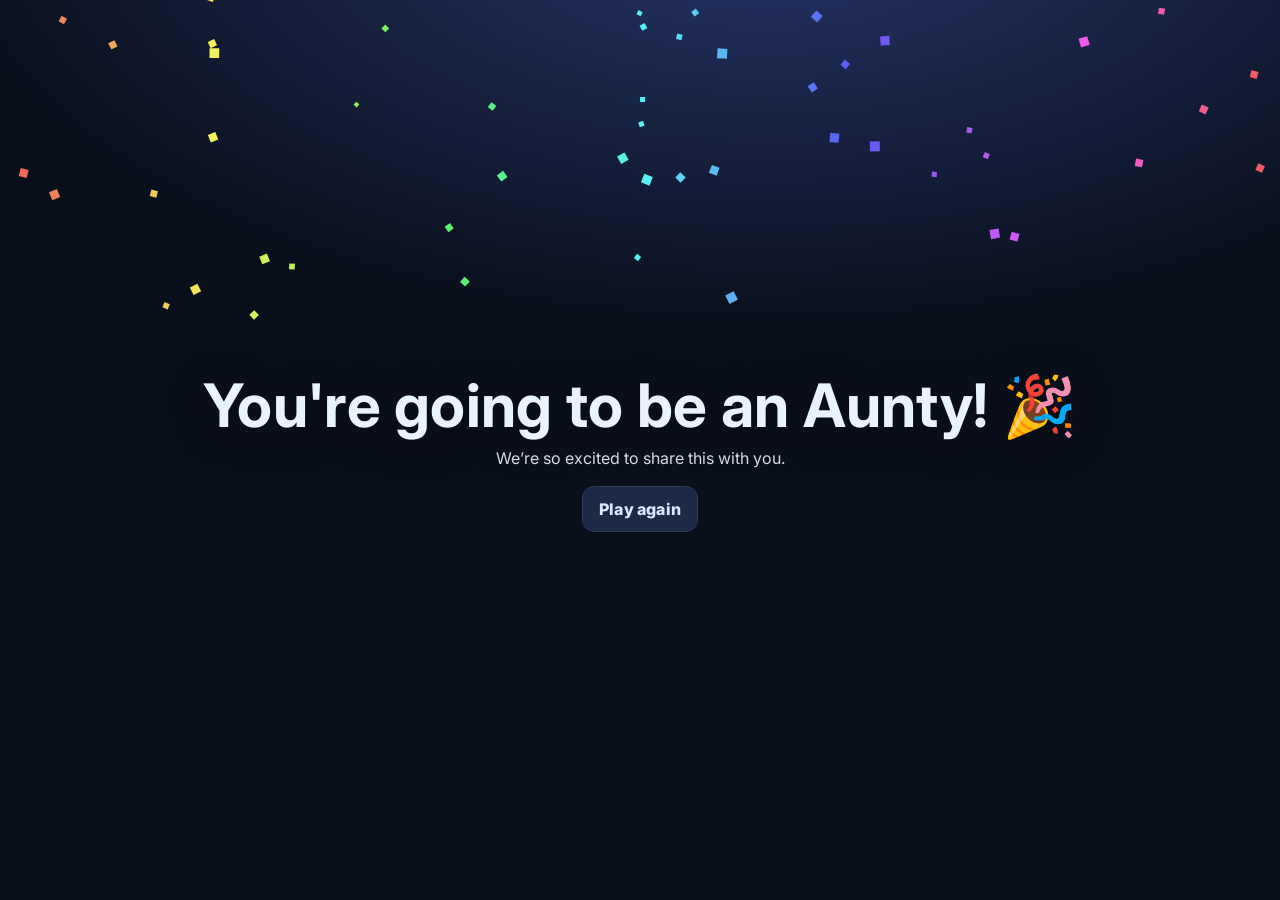
<file: aunty-puzzle/reveal.html>
<!DOCTYPE html>
<html lang="en">
<head>
  <meta charset="UTF-8" />
  <meta name="viewport" content="width=device-width, initial-scale=1.0"/>
  <title>Surprise 🎉</title>
  <link rel="preconnect" href="https://fonts.googleapis.com">
  <link rel="preconnect" href="https://fonts.gstatic.com" crossorigin>
  <link href="https://fonts.googleapis.com/css2?family=Inter:wght@400;700;900&display=swap" rel="stylesheet">
  <style>
    :root{--bg:#0a0f1c;--fg:#e9f2ff}
    *{box-sizing:border-box}
    html,body{height:100%}
    body{
      margin:0;
      font-family:Inter,system-ui,-apple-system,Segoe UI,Roboto,Arial;
      color:var(--fg);
      background: radial-gradient(1400px 700px at 60% -10%, #26376b 0%, #0a0f1c 60%);
      overflow:hidden;
    }
    .center{
      position:relative; display:grid; place-items:center; height:100%;
      text-align:center; padding:24px;
    }
    h1{
      font-size: clamp(28px, 6vw, 60px);
      margin:0 0 6px 0;
      letter-spacing:.3px;
      text-shadow: 0 6px 40px rgba(0,0,0,.45);
    }
    p{margin:4px 0 0 0; opacity:.9}
    .stats{margin-top:10px; font-weight:700; opacity:.9}
    .btns{margin-top:18px; display:flex; gap:12px; justify-content:center; flex-wrap:wrap}
    .btn{
      background:#1d2a46;border:1px solid #2b3a5c;color:#d9e8ff;
      padding:12px 16px;border-radius:12px;font-weight:800;letter-spacing:.2px;cursor:pointer;text-decoration:none
    }
    canvas{position:fixed;inset:0;pointer-events:none}
  </style>
</head>
<body>
  <canvas id="confetti"></canvas>
  <div class="center">
    <div>
      <h1>You're going to be an Aunty! 🎉</h1>
      <p>We’re so excited to share this with you.</p>
      <div class="stats" id="stats"></div>
      <div class="btns">
        <a class="btn" href="index.html">Play again</a>
      </div>
    </div>
  </div>

  <script>
    // Read stats from query params
    const p = new URLSearchParams(location.search);
    const secs = parseInt(p.get('time')||'0',10);
    const moves = parseInt(p.get('moves')||'0',10);
    if(secs>0 || moves>0){
      const mm = String(Math.floor(secs/60)).padStart(2,'0');
      const ss = String(secs%60).padStart(2,'0');
      document.getElementById('stats').textContent = `Time: ${mm}:${ss}   •   Moves: ${moves}`;
    }

    // Tiny confetti
    const canvas = document.getElementById('confetti');
    const ctx = canvas.getContext('2d');
    let w, h, pieces;

    function resize(){
      w = canvas.width = window.innerWidth;
      h = canvas.height = window.innerHeight;
      pieces = Array.from({length: 180}, () => ({
        x: Math.random()*w,
        y: Math.random()*-h,
        s: 4 + Math.random()*6,
        a: Math.random()*Math.PI*2,
        v: 2 + Math.random()*3,
        r: Math.random()*Math.PI,
        spin: (Math.random()-.5)*0.2
      }));
    }
    window.addEventListener('resize', resize);
    resize();

    function tick(){
      ctx.clearRect(0,0,w,h);
      for(const p of pieces){
        p.y += p.v;
        p.x += Math.sin(p.a) * 1.2;
        p.r += p.spin;
        if(p.y > h+20){ p.y = -10; p.x = Math.random()*w; }
        ctx.save();
        ctx.translate(p.x, p.y);
        ctx.rotate(p.r);
        ctx.fillStyle = `hsl(${(p.x/w)*360}, 85%, 65%)`;
        ctx.fillRect(-p.s/2,-p.s/2,p.s,p.s);
        ctx.restore();
      }
      requestAnimationFrame(tick);
    }
    tick();
  </script>
</body>
</html>
</file>
<file: css/styles.css>
:root{--bg:#0b0f16;--p1:#121826;--p2:#1a2334;--rim:#273249;--hi:#67e8f9;--ok:#22c55e;--bad:#ef4444;--w:#f59e0b;--txt:#e7edf8;--mut:#9aa3b2;--key:#f6f7fb;--keyL:#ffe082;--pad:#0f1728;--padL:#10b981}
*{box-sizing:border-box}
html,body{margin:0;background:var(--bg);color:var(--txt);font:14px/1.45 system-ui,Segoe UI,Roboto,Inter,Arial;height:100%}
.wrap{min-height:100vh;display:grid;grid-template-rows:auto auto 1fr auto;gap:14px;padding:14px;overflow:hidden}
.top{display:grid;grid-template-columns:1fr auto auto auto auto;gap:8px;align-items:center}
.title{font-weight:800;font-size:18px}
button,select,input[type=range]{background:var(--p1);color:var(--txt);border:1px solid var(--rim);border-radius:12px;padding:10px 12px}
button:hover{background:var(--p2);cursor:pointer}.pill{border-radius:999px}
.status{color:var(--mut)}.status.small{font-size:12px}.ok{color:var(--ok)}.bad{color:var(--bad)}.warn{color:var(--w)}
.card{background:linear-gradient(180deg,var(--p1),var(--p2));border:1px solid var(--rim);border-radius:16px;padding:12px}
.diag{display:grid;grid-template-columns:repeat(8,1fr);gap:8px}
.di{background:#0b1323;border:1px solid var(--rim);border-radius:10px;padding:8px;font-size:12px;color:var(--mut)}.di b{display:block;color:#cfe6ff;margin-bottom:3px}
.device{display:grid;grid-template-columns:300px 1fr 320px;gap:12px;min-height:0}
@media(max-width:1200px){.device{grid-template-columns:1fr}}
.lcd{background:radial-gradient(100% 140% at 50% 0%,#0cf 0%,#036 85%);border:2px solid #0bf;border-radius:10px;padding:8px 12px;color:#00131e;font:800 18px ui-monospace,Consolas;text-shadow:0 0 3px #aff}
.lcd small{display:block;font:700 11px system-ui;color:#013145;letter-spacing:.04em;margin-bottom:2px}
.left{display:grid;grid-template-rows:auto auto auto 1fr;gap:8px;min-height:0}
.row{display:flex;gap:8px;align-items:center}.rocker{display:grid;grid-template-columns:1fr 1fr;gap:6px}
.wheels{display:flex;gap:14px}.wheel{width:52px;height:84px;background:linear-gradient(180deg,#121826,#0a0e16);border:1px solid var(--rim);border-radius:12px;position:relative}.wlabel{position:absolute;left:50%;bottom:4px;transform:translateX(-50%);font:700 11px system-ui;color:var(--mut)}
.transport{display:grid;grid-template-columns:repeat(3,1fr);gap:6px}.tbtn{padding:8px 0;border-radius:8px;text-align:center}
.keysWrap{background:linear-gradient(180deg,#0c1018,#0b0f16);border:1px solid var(--rim);border-radius:16px;padding:10px;display:grid;grid-template-rows:minmax(160px,200px) auto auto;gap:6px;min-height:0}
.kb{position:relative;display:flex;gap:2px;padding:8px;border-radius:12px;background:#0b0f16;min-height:0;overflow:hidden}
.white{position:relative;flex:1;background:var(--key);border:1px solid #dfe5f6;border-radius:4px;user-select:none}.white.active{background:var(--keyL);box-shadow:inset 0 0 0 2px #f59e0b80,0 0 16px #f59e0b55}
.black{position:absolute;width:60%;height:64%;right:-30%;top:0;background:linear-gradient(180deg,#1c2130,#0b0f16);border:1px solid #0e1422;border-radius:4px 4px 10px 10px;z-index:2;user-select:none}.black.active{background:#4338ca;box-shadow:inset 0 0 0 2px #a78bfa99,0 0 14px #a78bfa88}
.legend{display:flex;justify-content:space-between;color:var(--mut);font-size:12px}
.right{display:grid;grid-template-rows:auto auto;gap:8px;min-height:0}
.knobs{display:grid;grid-template-columns:repeat(4,1fr);gap:8px}
.knob{background:#0c111a;border:1px solid var(--rim);border-radius:12px;padding:10px;text-align:center}
.dial{width:42px;height:42px;margin:0 auto 6px;border-radius:50%;background:radial-gradient(80% 70% at 50% 30%,#2d3548,#161c28);border:1px solid #2b3448;position:relative}
.knob label{display:block;font-size:11px;color:var(--mut)}
.padsWrap{background:#0b0f16;border:1px solid var(--rim);border-radius:12px;padding:10px}
.pads{display:grid;grid-template-columns:repeat(4,1fr);gap:8px}
.pad{height:64px;border-radius:10px;background:var(--pad);border:1px solid #263143;box-shadow:inset 0 0 0 3px #0a0f18;position:relative}
.pad.active{box-shadow:inset 0 0 0 3px var(--padL),0 0 18px #10b98166}
.pad small{position:absolute;left:6px;top:6px;color:var(--mut);font-size:11px}
/* Inline mapping buttons */
.miniMap{margin-left:6px;padding:6px 8px;border-radius:8px;border:1px dashed #2b3954;background:#0d1322;color:#9cc0ff;font-weight:700;font-size:11px;line-height:1}
.miniMap.active{border-color:#67e8f9;box-shadow:0 0 0 2px #67e8f955}
.pad .mapBtn{position:absolute;right:6px;top:6px;padding:4px 6px;border-radius:8px;border:1px dashed #2b3954;background:#0d1322;color:#9cc0ff;font-weight:700;font-size:10px}
.pad .mapBtn.active{border-color:#67e8f9;box-shadow:0 0 0 2px #67e8f955}
.controls{display:grid;gap:8px;grid-template-columns:repeat(4,minmax(0,1fr))}
.control{display:grid;grid-template-columns:1fr auto auto auto;align-items:center;gap:6px}
.control label{font-size:12px;color:var(--mut)}
.val{min-width:3ch;text-align:right;color:var(--hi)}
.log{height:160px;overflow:auto;background:#0b0f16;border:1px solid var(--rim);border-radius:10px;padding:8px;font:12px ui-monospace,Consolas,monospace;white-space:pre-wrap}
.twoCols{display:grid;grid-template-columns:1.3fr .7fr;gap:10px}
</file>
<file: aunty-puzzle/style.css>
*{box-sizing:border-box}
html,body{height:100%}
body{
  margin:0;
  font-family:Inter,system-ui,-apple-system,Segoe UI,Roboto,Arial;
  color:#e8eef7;
  background: radial-gradient(1200px 600px at 20% 0%, #1e2a44 0%, #0b1020 60%, #060812 100%);
}
.topbar{
  display:flex;align-items:center;justify-content:space-between;
  padding:16px 20px;border-bottom:1px solid #25314a;background:rgba(10,14,30,.7);backdrop-filter: blur(6px);
}
.topbar h1{margin:0;font-size:20px;letter-spacing:.3px}
.topbar .meta{display:flex;gap:16px;font-weight:600}
.wrap{display:grid;place-items:center;padding:20px}
.panel{
  width:min(96vw,640px);
  background:rgba(17,25,45,.75);
  border:1px solid #263451;
  border-radius:16px;
  padding:18px;
  box-shadow:0 10px 40px rgba(0,0,0,.45);
}
.instructions{margin:0 0 12px 0;opacity:.9}
.grid{
  --size:4;
  display:grid;
  grid-template-columns:repeat(var(--size), 1fr);
  gap:10px;
  width:100%;
  aspect-ratio:1 / 1;
  margin:10px 0 14px 0;
}
.tile{
  position:relative; 
  border-radius:12px;
  background:linear-gradient(180deg,#142138,#10182c);
  border:1px solid #24304a;
  box-shadow: inset 0 2px 6px rgba(0,0,0,.5);
  cursor:pointer;
  user-select:none;
}
.tile.locked{cursor:default;opacity:.9}
.tile .center{
  position:absolute;inset:0;display:grid;place-items:center;
}
.tile .node{
  width:18px;height:18px;border-radius:9px;
  background:#9ad1ff;box-shadow:0 0 12px rgba(154,209,255,.35);
}
.conn{position:absolute;left:50%;top:50%;width:18px;height:40%;transform:translate(-50%,-100%);background:#9ad1ff;border-radius:8px}
.conn.shadow{filter:blur(6px);opacity:.35}
.conn.e{transform:translate(0%,-50%) rotate(90deg);left:auto;right:0;top:50%;width:18px;height:40%}
.conn.w{transform:translate(-100%,-50%) rotate(90deg);left:0;top:50%;width:18px;height:40%}
.conn.s{transform:translate(-50%,0%);top:auto;bottom:0;width:18px;height:40%}
/* Start & Goal markers */
.marker{
  position:absolute;inset:6px;pointer-events:none;font-size:12px;font-weight:800;
  display:flex;align-items:start;justify-content:start;color:#f4fbff99
}
.marker.goal{justify-content:flex-end;align-items:flex-end}
.controls{display:flex;gap:10px;justify-content:center}
.btn{
  background:#1d2a46;border:1px solid #2b3a5c;color:#d9e8ff;
  padding:10px 14px;border-radius:12px;font-weight:700;letter-spacing:.2px;cursor:pointer
}
.btn:hover{filter:brightness(1.1)}
.foot{display:grid;place-items:center;padding:10px 0 20px 0;color:#b8c7e0aa}
/* Accessible focus */
.tile:focus{outline:3px solid #6fb3ff88;outline-offset:2px}
</file>
<file: music-painter/css/app.css>
:root{
  --bg:#0b0f14; --panel:#0f172a; --panelEdge:#1f2a37; --text:#e8f0ff; --muted:#9fb3d1;
  --accent:#4cc9f0; --good:#22c55e; --warn:#f59e0b; --danger:#ef4444;
}
*{box-sizing:border-box}

/* robust mobile hook from JS */
html.mobile #btnConnectMIDI{ display:none !important; }

/* the middle row must be allowed to shrink, and we’ll pad its bottom by the dock height */
#stageWrap{ min-height:0; padding-bottom:var(--dockh, 0px); }
.dock{ position:sticky; bottom:0; z-index:20; }
html.mobile .dock{ position:fixed; left:0; right:0; bottom:0; z-index:50;
  padding-bottom:calc(env(safe-area-inset-bottom, 0px) + 6px); }
html.mobile #btnConnectMIDI{ display:none !important; }


/* optional: make the sections scroll if the dock is short on a small screen */
@media (max-width: 900px){
  .sections{ max-height:38vh; overflow:auto; -webkit-overflow-scrolling:touch; }
  .section{ min-width:0; }
}

/* Hide the full desktop dock on mobile */
html.mobile .dock{ display:none !important; }

/* Mobile control panel (inside the mobile pad) */
.mp-ctrls{ padding:8px; background:#0e1622; border-bottom:1px solid #223049; }
.mp-ctrls.hidden{ display:none; }
.mp-ctrls__tabs{ display:flex; gap:6px; flex-wrap:wrap; margin-bottom:6px; }
.mp-ctrls__tab{
  padding:4px 8px; border:1px solid #263142; border-radius:999px;
  background:#0f172a; color:#9fb3d1; font-size:12px;
}
.mp-ctrls__tab.active{ background:#17233a; color:#e8f0ff; border-color:#2a3b52; }
.mp-ctrls__section{ display:none; }
.mp-ctrls__section.active{ display:block; }

/* Pads row (shares button style with existing mobile pad buttons) */
.mp-padsRow{ display:grid; grid-template-columns:repeat(8,1fr); gap:8px; padding:8px; }

/* Keep the floating Pad toggle above anything */
.mp-pad__toggle{ z-index:10050; }

/* Hide the full desktop dock on mobile (mobile uses its own compact panel) */
html.mobile .dock{ display:none !important; }

/* Mobile: stage always fits the visible area that remains above the pad */
html.mobile #stageWrap{
  height: calc(100svh - var(--topH, 0px) - var(--padH, 0px));
  min-height: 0; /* allow shrinking */
}

/* Keep the floating mobile “Pad” toggle above everything */
.mp-pad__toggle{ z-index:10050; }


/* viewport sizing (mobile-safe) */
html,body{
  margin:0;
  height:100%;
  min-height:100svh;        /* safe viewport height for iOS/Android */
  background:var(--bg);
  color:var(--text);
  font-family:ui-sans-serif,system-ui,-apple-system,Segoe UI,Roboto,Helvetica,Arial;
}
.app{
  display:grid;
  grid-template-rows:auto 1fr auto;
  min-height:100svh;
}

/* top bar */
.topbar{
  position:relative;display:flex;align-items:center;gap:8px;padding:10px 12px;
  background:linear-gradient(180deg,#121a2b,#0e1622);border-bottom:1px solid var(--panelEdge)
}
.topbar .spacer{flex:1}
.pill{font-size:11px;padding:2px 8px;border-radius:999px;background:#0c1423;border:1px solid #243349;color:var(--muted)}

/* stage */
#stageWrap{
  position:relative;
  overflow:hidden;
  /* IMPORTANT: allow the 1fr row to shrink on mobile so the dock is visible */
  min-height:0;
  background:
    radial-gradient(1200px 1200px at 80% -10%, rgba(76,201,240,.08), transparent 60%),
    radial-gradient(1000px 800px at 20% 110%, rgba(168,85,247,.06), transparent 60%);
}
.layerCanvas{position:absolute;inset:0;display:block;width:100%;height:100%}
#fxCanvas{position:absolute;inset:0;display:block;width:100%;height:100%;pointer-events:none;z-index:10}
footer.tip{
  position:absolute;bottom:8px;left:8px;background:rgba(0,0,0,.35);border:1px solid rgba(255,255,255,.08);
  padding:6px 10px;border-radius:10px;font-size:12px;pointer-events:none
}

/* bottom dock */
.dock{
  background:var(--panel);border-top:1px solid var(--panelEdge);padding:6px 8px;
  position:sticky; bottom:0; z-index:20;
  /* keep above phone home indicator */
  padding-bottom:calc(env(safe-area-inset-bottom, 0px) + 6px);
}
.tabs{display:flex;align-items:center;gap:6px;margin-bottom:6px;flex-wrap:wrap}
.tabs .spacer{flex:1}
.tab{padding:4px 8px;border-radius:999px;border:1px solid #263142;background:#0e1626;color:var(--muted);cursor:pointer;font-size:11px}
.tab.active{background:#17233a;color:var(--text);border-color:#2a3b52}
.section{display:none;background:#0e1622;border:1px solid #223049;border-radius:12px;padding:8px;min-width:260px;position:relative}
.section.active{display:block}
.section h2{font-size:12px;font-weight:800;margin:0 0 8px;color:var(--muted);text-transform:uppercase;letter-spacing:.12em;display:flex;justify-content:space-between}
.section h2 .hint{font-weight:600;color:#9fb3d1;font-size:11px}
.row{display:flex;gap:8px;align-items:center;flex-wrap:wrap;margin:6px 0}
.rangeRow{display:grid;grid-template-columns:1fr auto 40px;gap:8px;align-items:center}
.split{display:grid;grid-template-columns:1fr auto;align-items:center;gap:8px}
button,select,input[type="range"],input[type="number"],input[type="color"]{
  background:#0f172a;color:var(--text);border:1px solid #263142;border-radius:10px;padding:8px 10px;font-size:13px}
button{cursor:pointer}
button.primary{background:#142136;border-color:#2a3b52}
button.good{border-color:#1e8a46;background:#09361c}
button.warn{border-color:#8a6a1e;background:#3c2c09}
button.danger{border-color:#8a1e1e;background:#3c0b0b}
button.tiny{padding:6px 8px;font-size:12px}
.value{font-size:12px;color:var(--muted);width:40px;text-align:right}

/* popovers */
.popover{position:absolute;top:100%;left:12px;margin-top:6px;background:#0e1626;border:1px solid #263142;border-radius:8px;
  padding:8px 10px;font-size:12px;color:var(--muted);z-index:9999;box-shadow:0 10px 30px rgba(0,0,0,.35);max-width:520px;display:none}
.popover.small{max-width:360px}
.popover .kbd{font-family:ui-monospace,SFMono-Regular,Menlo,monospace;background:#0c1423;padding:2px 6px;border-radius:6px;border:1px solid #243349;color:var(--text)}

.keys-grid{display:inline-block;padding:6px}
.kb-row{display:flex;gap:6px;margin:4px 0}
.keycap{min-width:28px;padding:6px 8px;border-radius:6px;background:#0c1423;border:1px solid #243349;text-align:center;line-height:1}
.keycap .label{font-weight:700;font-size:12px;color:var(--text)}
.keycap .note{display:block;font-size:11px;color:#9fb3d1;margin-top:2px}
.keycap.mapped{background:#17233a;border-color:#2a3b52}

/* collapsed dock */
.dock.collapsed .sections{display:none}

/* mobile tweaks */
@media (hover:none) and (pointer:coarse){
  #btnConnectMIDI{ display:none !important; }
  .section{ min-width:0; }
  .sections{ max-height:38vh; overflow:auto; -webkit-overflow-scrolling:touch; }
}
html.mobile .popover{ position:fixed; z-index:10070; }

/* Ensure popovers sit above the mobile pad */
html.mobile .popover{ position:fixed; z-index:10070; }

/* Mobile portrait: canvas height accounts for top bar + pad height */
html.mobile #stageWrap{
  height: calc(100svh - var(--topH, 0px) - var(--padH, 0px));
  width: 100%;
  min-height: 0;
}

/* Mobile landscape: canvas on the left, pad as a right-side rail */
@media (orientation: landscape){
  html.mobile #stageWrap{
    position: fixed;
    top: var(--topH, 0px);
    left: 0;
    height: calc(100svh - var(--topH, 0px));
    width: calc(100svw - var(--padW, 0px));
  }
  .mp-pad.land{
    top: var(--topH, 0px);
    bottom: 0;
    right: 0;
    left: auto;
    width: min(44svw, 520px);
    height: auto;
    transform: translateX(100%);
  }
  .mp-pad.land.show{ transform: translateX(0); }
}

/* Mic pill colours + tap-zoom prevention */
.pill.on  { background:#09361c; border-color:#1e8a46; color:#b6ffcc; }
.pill.off { background:#0c1423; border-color:#243349; color:var(--muted); }
/* Include the floating Pad toggle in the no-double-tap rule */
button, .mp-pad__btn, .mp-pad__toggle, .tab { touch-action: manipulation; }
</file>
